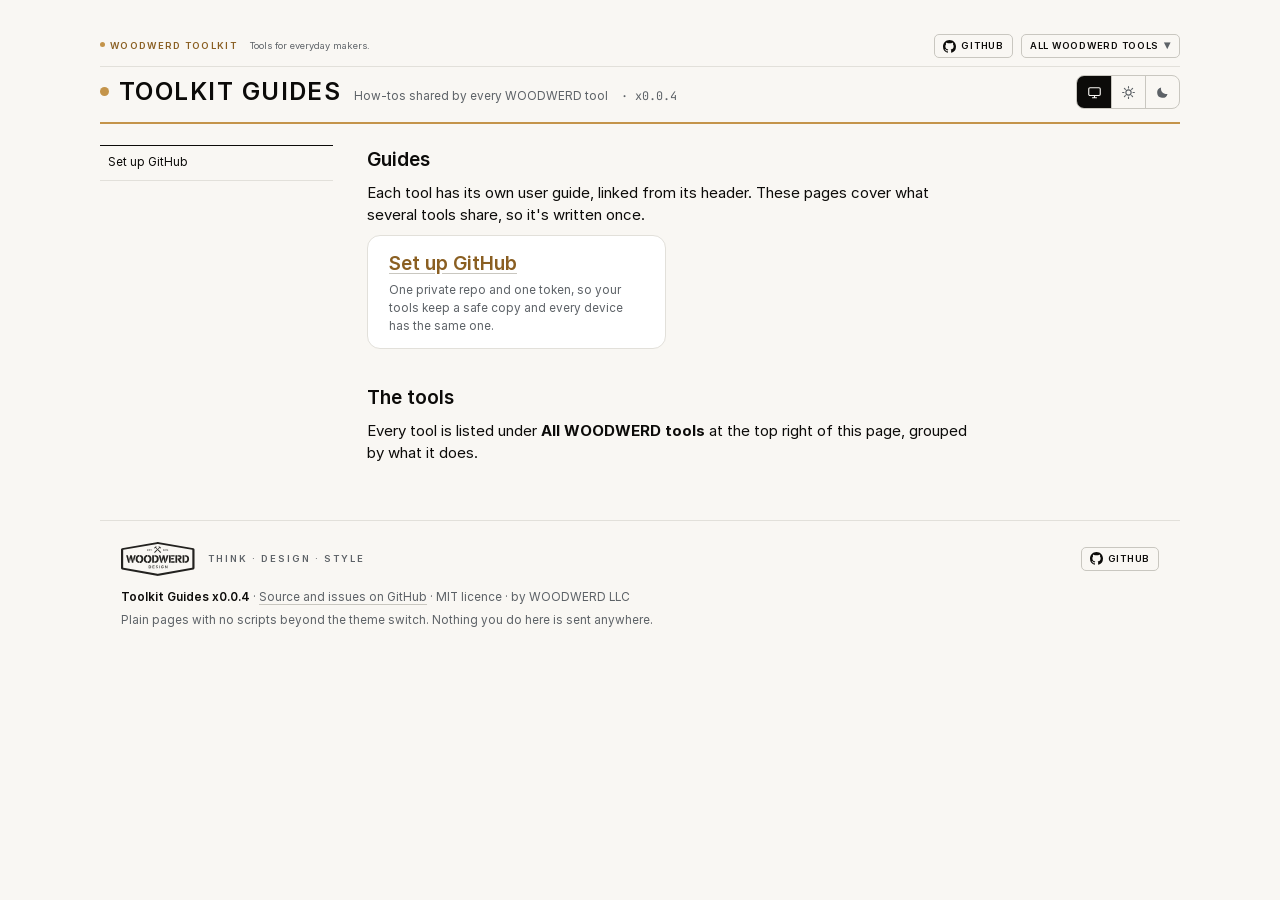
<file: index.html>
<!doctype html>
<html lang="en">
<head>
<meta charset="utf-8">
<meta name="viewport" content="width=device-width,initial-scale=1,viewport-fit=cover">
<title>WOODWERD Toolkit Guides</title>
<meta name="description" content="How-tos shared by every WOODWERD tool.">
<meta name="theme-color" content="#141311">
<link rel="icon" href="favicon.svg" type="image/svg+xml">
<link rel="icon" href="favicon-32.png" sizes="32x32" type="image/png">
<link rel="apple-touch-icon" href="apple-touch-icon.png">
<link rel="stylesheet" href="tokens.css">
<link rel="stylesheet" href="styles.css">
<script>try{var t=localStorage.getItem("woodwerd.theme");if(t==="light"||t==="dark")document.documentElement.dataset.theme=t}catch(e){}</script>
</head>
<body>
<div class="bench">
<nav class="family" aria-label="The WOODWERD Toolkit">
  <span class="lead">
    <span class="kit">WOODWERD Toolkit</span>
    <span class="pitch">Tools for everyday makers.</span>
  </span>
  <span class="kitactions"><a class="ghlink" href="https://github.com/WOODWERD" aria-label="WOODWERD on GitHub" title="WOODWERD on GitHub"><svg viewBox="0 0 16 16" width="13" height="13" fill="currentColor" aria-hidden="true"><path d="M8 0c4.42 0 8 3.58 8 8a8.013 8.013 0 0 1-5.45 7.59c-.4.08-.55-.17-.55-.38 0-.27.01-1.13.01-2.2 0-.75-.25-1.23-.54-1.48 1.78-.2 3.65-.88 3.65-3.95 0-.88-.31-1.59-.82-2.15.08-.2.36-1.02-.08-2.12 0 0-.67-.22-2.2.82-.64-.18-1.32-.27-2-.27-.68 0-1.36.09-2 .27-1.53-1.03-2.2-.82-2.2-.82-.44 1.1-.16 1.92-.08 2.12-.51.56-.82 1.28-.82 2.15 0 3.06 1.86 3.75 3.64 3.95-.23.2-.44.55-.51 1.07-.46.21-1.61.55-2.33-.66-.15-.24-.6-.83-1.23-.82-.67.01-.27.38.01.53.34.19.73.9.82 1.13.16.45.68 1.31 2.69.94 0 .67.01 1.3.01 1.49 0 .21-.15.45-.55.38A7.995 7.995 0 0 1 0 8c0-4.42 3.58-8 8-8Z"/></svg><span>GitHub</span></a>
<details class="alltools" id="toolkit">
    <summary>All WOODWERD tools</summary>
    <div class="toolmenu">
      <h2>Build <em>— the hardware</em></h2>
      <ul>
        <li><b><a href="https://woodwerd.github.io/cyd-case/">Ctrl Case</a></b><p>Printed housings and parts lists for the 2.8" board.</p></li>
      </ul>
      <h2>Load <em>— the bench</em></h2>
      <ul>
        <li><b><a href="https://woodwerd.github.io/esp-ctrl/">ESP Ctrl</a></b><p>Flash firmware and watch the serial log, in the browser.</p></li>
      </ul>
      <h2>Run <em>— what the board becomes</em></h2>
      <ul>
        <li><b><a href="https://woodwerd.github.io/cyd-flow-ctrl/">Flow Ctrl</a></b><p>Dictation remote for Wispr Flow.</p></li>
        <li><b><a href="https://woodwerd.github.io/cyd-media-ctrl/">Media Ctrl</a></b><p>Media remote for iPad, iPhone, Mac and Windows.</p></li>
        <li class="soon"><b>Claude Ctrl</b> <span class="tag">In progress</span><p>Push-to-talk remote for Claude's voice input.</p></li>
      </ul>
      <h2>Phone <em>— no board needed</em></h2>
      <ul>
        <li class="soon"><b>CtrlClock</b> <span class="tag">In progress</span><p>Nightstand clock for iPhone.</p></li>
      </ul>
      <h2>Print <em>— no board needed</em></h2>
      <ul>
        <li><b><a href="https://woodwerd.github.io/cable-ctrl/">Cable Ctrl</a></b><p>Fold-over cable flags for the Liene PixCut S1.</p></li>
        <li><b><a href="https://woodwerd.github.io/file-ctrl/">File Ctrl</a></b><p>Drawer labels for file cabinets.</p></li>
        <li><b><a href="https://woodwerd.github.io/box-ctrl/">Box Ctrl</a></b><p>Labels for tool boxes, sized to the box you own.</p></li>
      </ul>
      <h2>Track <em>— no board needed</em></h2>
      <ul>
        <li><b><a href="https://woodwerd.github.io/tool-ctrl/">Tool Ctrl</a></b><p>Every tool box you own, and what's in it.</p></li>
        <li><b><a href="https://woodwerd.github.io/stack-ctrl/">Stack Ctrl</a></b><p>Your Systainers, stacked to scale.</p></li>
        <li><b><a href="https://woodwerd.github.io/photo-ctrl/">Photo Ctrl</a></b><p>Photos of your tool boxes, read by your own Claude.</p></li>
        <li><b><a href="https://woodwerd.github.io/filament-ctrl/">Filament Ctrl</a></b><p>Filament on hand, and what's in the printer.</p></li>
        <li><b><a href="https://woodwerd.github.io/next-ctrl/">Next Ctrl</a></b><p>What to work on next, today and tomorrow.</p></li>
      </ul>
      <h2>Shared <em>— parts the other tools use</em></h2>
      <ul>
        <li><b><a href="https://woodwerd.github.io/icon-ctrl/">Icon Ctrl</a></b><p>Icons for tools, drawn to read on a label.</p></li>
      </ul>
    </div>
  </details></span>
</nav>

<header class="top">
  <div class="brand">
    <h1>Toolkit Guides</h1>
    <span class="by">How-tos shared by every WOODWERD tool</span>
    <span class="by mono">· x0.0.4</span>
  </div>
  <div class="leds">
    <span class="theme" role="group" aria-label="Colour theme">
  <button type="button" data-theme-set="auto" aria-pressed="true" title="Match my computer's setting" aria-label="Theme: match my computer's setting"><svg class="ic" viewBox="0 0 24 24" aria-hidden="true"><rect x="2.8" y="4.4" width="18.4" height="12.4" rx="2"/><path d="M8.8 20.4h6.4M12 16.8v3.6"/></svg></button><button type="button" data-theme-set="light" aria-pressed="false" title="Light" aria-label="Theme: light"><svg class="ic" viewBox="0 0 24 24" aria-hidden="true"><circle cx="12" cy="12" r="4.2"/><path d="M12 2.6v2.2M12 19.2v2.2M21.4 12h-2.2M4.8 12H2.6M18.6 5.4l-1.6 1.6M7 17l-1.6 1.6M18.6 18.6L17 17M7 7L5.4 5.4"/></svg></button><button type="button" data-theme-set="dark" aria-pressed="false" title="Dark" aria-label="Theme: dark"><svg class="ic solid" viewBox="0 0 24 24" aria-hidden="true"><path d="M20 14.2A8.4 8.4 0 0 1 9.8 4 8.4 8.4 0 1 0 20 14.2Z"/></svg></button>
</span>
  </div>
</header>

<div class="guide">
  <nav aria-label="Guides">
    <a href="github.html">Set up GitHub</a>
  </nav>
  <div>
    <section id="guides"><h2>Guides</h2>
      <p>Each tool has its own user guide, linked from its header. These pages cover what several tools share, so it's written once.</p>
      <ul class="cards">
        <li><a href="github.html">Set up GitHub</a><p>One private repo and one token, so your tools keep a safe copy and every device has the same one.</p></li>
      </ul>
    </section>
    <section id="tools"><h2>The tools</h2>
      <p>Every tool is listed under <b>All WOODWERD tools</b> at the top right of this page, grouped by what it does.</p>
    </section>
  </div>
</div>

<footer class="foot">
  <div class="maker">
    <a href="https://woodwerd.com" aria-label="WOODWERD Design"><svg class="wwmark" aria-hidden="true" viewBox="0 0 2349 1086" xmlns="http://www.w3.org/2000/svg" style="fill-rule:evenodd;clip-rule:evenodd;stroke-linejoin:round;stroke-miterlimit:2;"><g transform="matrix(1,0,0,1,-33.174494,-664.858781)"><g transform="matrix(4.166667,0,0,4.166667,-1351,-638)"><g transform="matrix(1.169252,0,0,1.169252,879.148868,378.020418)"><path d="M0,110.999C0,111.71 -0.768,112.684 -1.521,112.931L-224.492,152.966C-225.58,153.32 -227.895,153.32 -228.985,152.966L-451.954,112.931C-452.707,112.684 -453.476,111.71 -453.476,110.999L-453.476,-2.586C-453.476,-3.296 -452.707,-4.272 -451.954,-4.518L-228.986,-41.966C-228.442,-42.144 -227.601,-42.249 -226.738,-42.249C-225.874,-42.249 -225.034,-42.144 -224.491,-41.966L-1.521,-4.518C-0.768,-4.272 0,-3.296 0,-2.586L0,110.999ZM7.308,-15.68L-219.748,-54.935C-223.593,-56.191 -229.883,-56.191 -233.728,-54.935L-460.785,-15.68C-464.629,-14.426 -467.775,-10.432 -467.775,-6.804L-467.775,115.148C-467.775,118.775 -464.629,122.77 -460.785,124.023L-233.728,165.937C-229.883,167.19 -223.593,167.19 -219.748,165.937L7.308,124.023C11.152,122.77 14.297,118.775 14.297,115.148L14.297,-6.804C14.297,-10.432 11.152,-14.426 7.308,-15.68" style="fill-rule:nonzero;"/></g></g><g transform="matrix(4.166667,0,0,4.166667,-1351,-638)"><g transform="matrix(1.169252,0,0,1.169252,601.98989,387.017112)"><path d="M0,-27.108C1.397,-26.504 2.506,-24.811 3.767,-23.443C4.262,-22.908 4.744,-22.344 5.257,-21.783C6.297,-20.641 7.337,-19.6 8.441,-18.496C9.837,-17.098 11.177,-15.968 12.585,-14.694C12.708,-14.584 12.843,-14.467 12.995,-14.352C13.161,-14.227 13.307,-14.02 13.406,-13.974C13.537,-13.917 13.536,-14.016 13.682,-14.01C18.203,-10.244 22.764,-5.178 27.346,-0.997C28.112,-0.296 28.839,0.47 29.622,1.11C30.149,1.54 30.715,1.962 31.319,2.564C31.522,2.769 31.781,2.963 31.882,3.129C32.03,3.375 31.884,4.239 31.761,4.517C31.551,4.998 30.804,5.655 30.307,6.075C29.741,6.554 29.185,7.028 28.732,7.206C28.433,7.322 27.857,7.383 27.618,7.257C27.281,7.078 26.862,6.585 26.522,6.195C25.534,5.058 24.382,3.977 23.287,2.821C20.443,-0.182 17.358,-3.107 14.383,-6.082C13.626,-6.84 12.852,-7.581 12.159,-8.341C11.467,-9.095 10.886,-9.894 10.224,-10.585C10.171,-10.719 10.378,-10.661 10.376,-10.774C9.237,-11.761 8.325,-13.036 7.225,-14.197C5.075,-16.472 2.774,-18.921 0.378,-21.013C-0.476,-21.755 -1.42,-22.462 -2.175,-23.358C-2.407,-23.635 -2.595,-24.04 -2.824,-24.215C-2.972,-24.326 -3.414,-24.361 -3.63,-24.472C-3.837,-24.577 -4.09,-24.856 -4.349,-25.054C-4.543,-25.202 -4.783,-25.295 -4.966,-25.429C-5.195,-25.601 -5.341,-25.794 -5.581,-25.875C-5.822,-25.955 -6.157,-25.888 -6.456,-25.824C-6.946,-25.718 -7.434,-25.532 -7.893,-24.933C-8.129,-24.627 -8.129,-24.354 -8.27,-24.111C-8.416,-23.767 -8.274,-23.546 -8.457,-23.238C-8.6,-23.001 -8.929,-22.733 -9.229,-22.434C-9.54,-22.122 -9.849,-21.751 -10.066,-21.663C-10.696,-21.41 -11.881,-22.332 -12.585,-23.152C-12.894,-23.514 -13.341,-24.357 -13.219,-24.711C-13.119,-24.998 -12.783,-25.25 -12.516,-25.515C-12.249,-25.785 -11.973,-26.136 -11.711,-26.32C-11.261,-26.636 -10.697,-26.562 -10.326,-26.818C-9.721,-27.232 -9.336,-27.914 -9.211,-28.374C-9.114,-28.741 -9.208,-29.164 -9.056,-29.522C-8.922,-29.844 -8.561,-30.147 -8.306,-30.447C-6.947,-32.023 -5.242,-33.601 -3.834,-33.991C-2.027,-34.491 -0.181,-34.473 1.609,-34.265C2.187,-34.199 2.81,-34.056 3.425,-33.957C3.853,-33.887 4.326,-33.736 4.795,-33.614C4.953,-33.573 5.107,-33.57 5.24,-33.511C5.546,-33.379 5.839,-33.118 6.094,-32.929C6.128,-32.904 6.15,-32.91 6.18,-32.879C6.357,-32.694 5.962,-32.539 5.874,-32.502C5.458,-32.33 4.751,-32.419 4.349,-32.416C2.867,-32.401 1.739,-32.498 0.273,-32.244C-0.037,-32.19 -0.383,-32.063 -0.737,-31.885C-1.124,-31.691 -1.552,-31.468 -1.746,-31.183C-1.878,-30.99 -1.878,-30.568 -1.799,-30.378C-1.686,-30.121 -1.306,-29.767 -1.096,-29.504C-0.844,-29.193 -0.603,-28.856 -0.395,-28.598C-0.24,-28.407 -0.024,-28.295 0.052,-28.084C0.175,-27.74 -0.191,-27.507 0,-27.108" style="fill-rule:nonzero;"/></g></g><g transform="matrix(4.166667,0,0,4.166667,-1351,-638)"><g transform="matrix(1.169252,0,0,1.169252,623.860287,387.017112)"><path d="M0,-27.108C-1.398,-26.504 -2.505,-24.811 -3.768,-23.443C-4.263,-22.908 -4.743,-22.344 -5.256,-21.783C-6.298,-20.641 -7.337,-19.6 -8.442,-18.496C-9.839,-17.098 -11.177,-15.968 -12.585,-14.694C-12.708,-14.584 -12.842,-14.467 -12.998,-14.352C-13.161,-14.227 -13.309,-14.02 -13.407,-13.974C-13.536,-13.917 -13.535,-14.016 -13.682,-14.01C-18.201,-10.244 -22.764,-5.178 -27.346,-0.997C-28.112,-0.296 -28.84,0.47 -29.622,1.11C-30.15,1.54 -30.714,1.962 -31.317,2.564C-31.523,2.769 -31.784,2.963 -31.882,3.129C-32.03,3.375 -31.884,4.239 -31.762,4.517C-31.553,4.998 -30.805,5.655 -30.308,6.075C-29.739,6.554 -29.186,7.028 -28.733,7.206C-28.434,7.322 -27.858,7.383 -27.619,7.257C-27.282,7.078 -26.863,6.585 -26.523,6.195C-25.535,5.058 -24.381,3.977 -23.286,2.821C-20.446,-0.182 -17.36,-3.107 -14.382,-6.082C-13.624,-6.84 -12.854,-7.581 -12.158,-8.341C-11.465,-9.095 -10.885,-9.894 -10.224,-10.585C-10.171,-10.719 -10.378,-10.661 -10.377,-10.774C-9.239,-11.761 -8.324,-13.036 -7.226,-14.197C-5.075,-16.472 -2.775,-18.921 -0.378,-21.013C0.475,-21.755 1.42,-22.462 2.175,-23.358C2.408,-23.635 2.596,-24.04 2.825,-24.215C2.973,-24.326 3.414,-24.361 3.629,-24.472C3.839,-24.577 4.088,-24.856 4.349,-25.054C4.544,-25.202 4.782,-25.295 4.967,-25.429C5.194,-25.601 5.34,-25.794 5.58,-25.875C5.82,-25.955 6.155,-25.888 6.453,-25.824C6.945,-25.718 7.434,-25.532 7.893,-24.933C8.127,-24.627 8.13,-24.354 8.269,-24.111C8.415,-23.767 8.274,-23.546 8.459,-23.238C8.602,-23.001 8.929,-22.733 9.227,-22.434C9.541,-22.122 9.85,-21.751 10.066,-21.663C10.695,-21.41 11.882,-22.332 12.585,-23.152C12.896,-23.514 13.341,-24.357 13.218,-24.711C13.12,-24.998 12.784,-25.25 12.516,-25.515C12.246,-25.785 11.974,-26.136 11.712,-26.32C11.261,-26.636 10.695,-26.562 10.324,-26.818C9.72,-27.232 9.335,-27.914 9.212,-28.374C9.115,-28.741 9.207,-29.164 9.056,-29.522C8.923,-29.844 8.561,-30.147 8.305,-30.447C6.947,-32.023 5.241,-33.601 3.835,-33.991C2.024,-34.491 0.182,-34.473 -1.61,-34.265C-2.188,-34.199 -2.812,-34.056 -3.425,-33.957C-3.853,-33.887 -4.327,-33.736 -4.795,-33.614C-4.953,-33.573 -5.108,-33.57 -5.24,-33.511C-5.547,-33.379 -5.839,-33.118 -6.098,-32.929C-6.129,-32.904 -6.151,-32.91 -6.182,-32.879C-6.358,-32.694 -5.963,-32.539 -5.874,-32.502C-5.458,-32.33 -4.751,-32.419 -4.35,-32.416C-2.867,-32.401 -1.738,-32.498 -0.273,-32.244C0.037,-32.19 0.381,-32.063 0.734,-31.885C1.121,-31.691 1.553,-31.468 1.745,-31.183C1.877,-30.99 1.88,-30.568 1.799,-30.378C1.685,-30.121 1.306,-29.767 1.095,-29.504C0.844,-29.193 0.603,-28.856 0.394,-28.598C0.239,-28.407 0.025,-28.295 -0.053,-28.084C-0.176,-27.74 0.19,-27.507 0,-27.108" style="fill-rule:nonzero;"/></g></g><g transform="matrix(4.166667,0,0,4.166667,-1351,-638)"><g transform="matrix(1.169252,0,0,1.169252,399.149757,413.416724)"><path d="M0,49.951L-12.207,-0.001L-23.665,-0.001L-10.259,49.951L0,49.951ZM24.564,49.951L13.63,-0.001L2.846,-0.001L-3.07,25.238L1.423,44.034L7.414,18.872L14.304,49.951L24.564,49.951ZM22.093,25.238L26.287,44.558L39.992,-0.001L28.833,-0.001L22.093,25.238ZM62.458,41.114C54.819,40.439 51.15,35.272 51.15,25.238C51.15,14.753 54.819,9.36 62.458,8.761L62.458,-1.199C57.74,-1.274 53.921,-0.375 50.326,1.647C43.062,5.615 38.643,14.453 38.643,25.012C38.643,34.299 42.164,42.462 48.229,47.03C52.198,50.026 56.092,51.149 62.458,51.225L62.458,41.114ZM65.379,51.225C71.146,51.149 74.964,50.1 78.635,47.629C85.225,43.21 89.119,34.748 89.119,24.938C89.119,14.977 85.225,6.513 78.635,2.321C74.964,-0.001 70.622,-1.199 65.379,-1.199L65.379,8.761C72.868,9.285 76.612,14.603 76.612,24.862C76.612,35.047 72.644,40.814 65.379,41.114L65.379,51.225ZM115.855,41.114C108.216,40.439 104.546,35.272 104.546,25.238C104.546,14.753 108.216,9.36 115.855,8.761L115.855,-1.199C111.137,-1.274 107.317,-0.375 103.723,1.647C96.458,5.615 92.04,14.453 92.04,25.012C92.04,34.299 95.559,42.462 101.626,47.03C105.595,50.026 109.489,51.149 115.855,51.225L115.855,41.114ZM118.776,51.225C124.542,51.149 128.362,50.1 132.031,47.629C138.622,43.21 142.516,34.748 142.516,24.938C142.516,14.977 138.622,6.513 132.031,2.321C128.362,-0.001 124.019,-1.199 118.776,-1.199L118.776,8.761C126.265,9.285 130.009,14.603 130.009,24.862C130.009,35.047 126.04,40.814 118.776,41.114L118.776,51.225ZM158.617,-0.001L147.233,-0.001L147.233,49.951L158.617,49.951L158.617,-0.001ZM161.538,49.951L163.784,49.951C171.499,49.951 175.467,49.126 179.436,46.656C186.027,42.612 190.071,34.299 190.071,24.788C190.071,18.946 188.498,13.255 185.578,8.986C182.356,4.193 178.088,1.497 171.948,0.448C169.326,-0.001 169.101,-0.001 163.335,-0.001L161.538,-0.001L161.538,9.36L163.559,9.36C173.52,9.36 177.639,13.854 177.639,24.862C177.639,30.179 176.366,34.748 174.044,37.369C171.948,39.766 169.176,40.664 163.634,40.664L161.538,40.664L161.538,49.951ZM213.961,49.951L201.755,-0.001L190.295,-0.001L203.702,49.951L213.961,49.951ZM238.526,49.951L227.592,-0.001L216.808,-0.001L210.891,25.238L215.384,44.034L221.375,18.872L228.266,49.951L238.526,49.951ZM236.054,25.238L240.249,44.558L253.954,-0.001L242.794,-0.001L236.054,25.238ZM268.705,-0.001L257.322,-0.001L257.322,49.951L268.705,49.951L268.705,-0.001ZM294.393,40.589L271.626,40.589L271.626,49.951L294.393,49.951L294.393,40.589ZM288.402,19.32L271.627,19.32L271.627,28.308L288.402,28.308L288.402,19.32ZM294.169,-0.001L271.626,-0.001L271.626,9.36L294.169,9.36L294.169,-0.001ZM310.944,-0.001L299.561,-0.001L299.561,49.951L310.944,49.951L310.944,-0.001ZM343.221,49.951L326.522,29.057C335.059,28.083 340.001,22.841 340.001,14.828C340.001,8.686 337.231,3.818 332.363,1.572C329.592,0.298 326.746,-0.001 318.36,-0.001L313.865,-0.001L313.865,9.435L319.033,9.435C322.402,9.435 323.975,9.66 325.473,10.259C327.569,11.158 328.768,13.105 328.768,15.576C328.768,18.123 327.421,20.145 325.023,21.193C323.526,21.793 321.878,22.017 318.134,22.017L313.865,22.017L313.865,29.057L328.468,49.951L343.221,49.951ZM357.901,-0.001L346.517,-0.001L346.517,49.951L357.901,49.951L357.901,-0.001ZM360.821,49.951L363.069,49.951C370.782,49.951 374.749,49.126 378.72,46.656C385.31,42.612 389.356,34.299 389.356,24.788C389.356,18.946 387.783,13.255 384.861,8.986C381.641,4.193 377.371,1.497 371.232,0.448C368.611,-0.001 368.386,-0.001 362.619,-0.001L360.821,-0.001L360.821,9.36L362.844,9.36C372.803,9.36 376.922,13.854 376.922,24.862C376.922,30.179 375.649,34.748 373.328,37.369C371.232,39.766 368.46,40.664 362.918,40.664L360.821,40.664L360.821,49.951Z" style="fill-rule:nonzero;"/></g></g><g transform="matrix(4.166667,0,0,4.166667,-1351,-638)"><g transform="matrix(1.169252,0,0,1.169252,-101.248598,-157.0458)"><path d="M544.758,449.661L542.543,449.661L542.543,459.382L544.758,459.382L544.758,449.661ZM549.756,457.56L545.326,457.56L545.326,459.382L549.756,459.382L549.756,457.56ZM548.591,453.421L545.326,453.421L545.326,455.17L548.591,455.17L548.591,453.421ZM549.712,449.661L545.326,449.661L545.326,451.483L549.712,451.483L549.712,449.661ZM556.431,459.629L556.431,457.763C555.236,457.719 554.769,457.283 554.682,456.16L552.438,456.248C552.453,457.006 552.627,457.603 552.963,458.142C553.545,459.046 554.828,459.629 556.271,459.629L556.431,459.629ZM556.985,459.629C559.288,459.629 560.745,458.39 560.745,456.452C560.745,455.578 560.454,454.893 559.856,454.397C559.346,453.96 558.544,453.669 556.97,453.304C555.717,453.012 555.63,452.984 555.353,452.78C555.178,452.648 555.061,452.401 555.061,452.138C555.061,451.584 555.557,451.249 556.431,451.206L556.431,449.413C554.216,449.399 552.817,450.55 552.817,452.372C552.817,453.392 553.24,454.149 554.07,454.631C554.624,454.966 554.974,455.082 556.358,455.388C557.393,455.621 557.743,455.738 558.034,455.913C558.311,456.073 558.5,456.408 558.5,456.743C558.5,457.414 557.99,457.749 556.985,457.763L556.985,459.629ZM560.643,452.547C560.454,450.506 559.258,449.486 556.985,449.413L556.985,451.206C557.917,451.249 558.369,451.716 558.428,452.692L560.643,452.547ZM568.731,459.381L568.731,451.555L571.66,451.555L571.66,449.661L563.645,449.661L563.645,451.555L566.516,451.555L566.516,459.381L568.731,459.381ZM572.521,459.381L574.604,459.381L574.604,457.312L572.521,457.312L572.521,459.381ZM646.009,459.381L652.552,459.381L652.552,457.617L646.009,457.617L646.009,459.381ZM649.622,451.555C650.249,451.555 650.585,451.92 650.585,452.59C650.585,453.202 650.337,453.77 649.783,454.441C649.316,455.009 649.229,455.096 648.062,456.059C646.927,456.991 646.927,456.991 646.796,457.108L649.434,457.108C651.619,455.403 652.566,454.004 652.566,452.473C652.566,450.841 651.386,449.719 649.622,449.69L649.622,451.555ZM649.098,449.69C647.218,449.792 646.096,450.972 646.096,452.838C646.096,452.984 646.096,453.071 646.11,453.275L648.077,453.377L648.077,453.246C648.049,452.066 648.311,451.628 649.098,451.541L649.098,449.69ZM658.498,457.778C657.405,457.735 657.026,456.947 657.026,454.733C657.026,452.415 657.42,451.511 658.498,451.409L658.498,449.69C657.682,449.719 657.216,449.836 656.734,450.185C655.568,451.002 655.016,452.488 655.016,454.776C655.016,456.729 655.466,458.07 656.399,458.843C656.953,459.308 657.521,459.484 658.498,459.484L658.498,457.778ZM659.022,459.484C659.839,459.484 660.378,459.352 660.873,459.031C661.951,458.318 662.491,456.86 662.491,454.718C662.491,453.464 662.301,452.357 661.98,451.672C661.587,450.826 660.961,450.185 660.246,449.894C659.882,449.748 659.576,449.69 659.022,449.69L659.022,451.409C660.058,451.483 660.495,452.415 660.495,454.587C660.495,456.933 660.144,457.706 659.022,457.778L659.022,459.484ZM665.23,449.88L665.23,451.847L666.834,451.847L666.834,449.85L665.23,449.88ZM667.358,449.85L667.358,459.381L669.429,459.381L669.429,449.806L667.358,449.85ZM677.065,459.381L679.002,459.381L679.002,457.486L680.301,457.486L680.301,455.797L679.002,455.797L679.002,450.885L677.065,453.523L677.065,459.381ZM676.54,455.797L674.747,455.797L679.148,449.806L677.094,449.806L672.852,455.635L672.852,457.486L676.54,457.486L676.54,455.797Z" style="fill-rule:nonzero;"/></g></g><g transform="matrix(4.166667,0,0,4.166667,-1351,-638)"><g transform="matrix(1.650947,0,0,1.650947,548.463002,510.573781)"><path d="M0,-8.593L0,0L2.491,0C5.145,0 6.877,-1.787 6.877,-4.26L6.877,-4.297C6.877,-6.77 5.145,-8.593 2.491,-8.593L0,-8.593ZM-2.22,-10.614L2.491,-10.614C6.462,-10.614 9.206,-7.889 9.206,-4.333L9.206,-4.297C9.206,-0.74 6.462,2.021 2.491,2.021L-2.22,2.021L-2.22,-10.614Z" style="fill-rule:nonzero;"/></g></g><g transform="matrix(4.166667,0,0,4.166667,-1351,-638)"><g transform="matrix(1.650947,0,0,1.650947,574.060772,513.91117)"><path d="M0,-12.636L9.369,-12.636L9.369,-10.651L2.22,-10.651L2.22,-7.365L8.556,-7.365L8.556,-5.38L2.22,-5.38L2.22,-1.986L9.459,-1.986L9.459,0L0,0L0,-12.636Z" style="fill-rule:nonzero;"/></g></g><g transform="matrix(4.166667,0,0,4.166667,-1351,-638)"><g transform="matrix(1.650947,0,0,1.650947,598.586251,496.089857)"><path d="M0,8.953L1.335,7.365C2.545,8.411 3.772,9.007 5.325,9.007C6.697,9.007 7.563,8.357 7.563,7.419L7.563,7.383C7.563,6.48 7.058,5.993 4.711,5.451C2.021,4.801 0.505,4.007 0.505,1.679L0.505,1.642C0.505,-0.524 2.311,-2.022 4.819,-2.022C6.661,-2.022 8.123,-1.463 9.404,-0.434L8.213,1.245C7.076,0.397 5.938,-0.054 4.783,-0.054C3.484,-0.054 2.726,0.614 2.726,1.444L2.726,1.48C2.726,2.454 3.303,2.888 5.74,3.466C8.412,4.116 9.784,5.072 9.784,7.166L9.784,7.202C9.784,9.567 7.924,10.975 5.271,10.975C3.339,10.975 1.516,10.307 0,8.953" style="fill-rule:nonzero;"/></g></g><g transform="matrix(4.166667,0,0,4.166667,-1351,-638)"><g transform="matrix(1.650947,0,0,1.650947,-300.641369,-64.635828)"><rect x="560.81" y="337.797" width="2.22" height="12.636"/></g></g><g transform="matrix(4.166667,0,0,4.166667,-1351,-638)"><g transform="matrix(1.650947,0,0,1.650947,639.499691,503.421053)"><path d="M0,0.072L0,0.036C0,-3.502 2.708,-6.499 6.517,-6.499C8.719,-6.499 10.073,-5.885 11.372,-4.784L9.964,-3.105C8.99,-3.935 8.033,-4.459 6.426,-4.459C4.098,-4.459 2.329,-2.419 2.329,-0L2.329,0.036C2.329,2.635 4.043,4.549 6.625,4.549C7.816,4.549 8.899,4.17 9.675,3.592L9.675,1.227L6.444,1.227L6.444,-0.704L11.824,-0.704L11.824,4.603C10.578,5.668 8.791,6.571 6.553,6.571C2.6,6.571 0,3.754 0,0.072" style="fill-rule:nonzero;"/></g></g><g transform="matrix(4.166667,0,0,4.166667,-1351,-638)"><g transform="matrix(1.650947,0,0,1.650947,669.746363,513.91117)"><path d="M0,-12.636L2.058,-12.636L8.827,-3.899L8.827,-12.636L11.011,-12.636L11.011,0L9.152,0L2.184,-8.99L2.184,0L0,0L0,-12.636Z" style="fill-rule:nonzero;"/></g></g></g></svg></a>
    <span class="tagline">Think · Design · Style</span><a class="ghlink" href="https://github.com/WOODWERD" aria-label="WOODWERD on GitHub" title="WOODWERD on GitHub"><svg viewBox="0 0 16 16" width="13" height="13" fill="currentColor" aria-hidden="true"><path d="M8 0c4.42 0 8 3.58 8 8a8.013 8.013 0 0 1-5.45 7.59c-.4.08-.55-.17-.55-.38 0-.27.01-1.13.01-2.2 0-.75-.25-1.23-.54-1.48 1.78-.2 3.65-.88 3.65-3.95 0-.88-.31-1.59-.82-2.15.08-.2.36-1.02-.08-2.12 0 0-.67-.22-2.2.82-.64-.18-1.32-.27-2-.27-.68 0-1.36.09-2 .27-1.53-1.03-2.2-.82-2.2-.82-.44 1.1-.16 1.92-.08 2.12-.51.56-.82 1.28-.82 2.15 0 3.06 1.86 3.75 3.64 3.95-.23.2-.44.55-.51 1.07-.46.21-1.61.55-2.33-.66-.15-.24-.6-.83-1.23-.82-.67.01-.27.38.01.53.34.19.73.9.82 1.13.16.45.68 1.31 2.69.94 0 .67.01 1.3.01 1.49 0 .21-.15.45-.55.38A7.995 7.995 0 0 1 0 8c0-4.42 3.58-8 8-8Z"/></svg><span>GitHub</span></a>
  </div>
  <p><b>Toolkit Guides x0.0.4</b> · <a href="https://github.com/WOODWERD/WOODWERD.github.io">Source and issues on GitHub</a> · MIT licence · by WOODWERD LLC</p>
  <p>Plain pages with no scripts beyond the theme switch. Nothing you do here is sent anywhere.</p>
</footer>
</div>
<script src="chrome.js"></script>
</body>
</html>
</file>
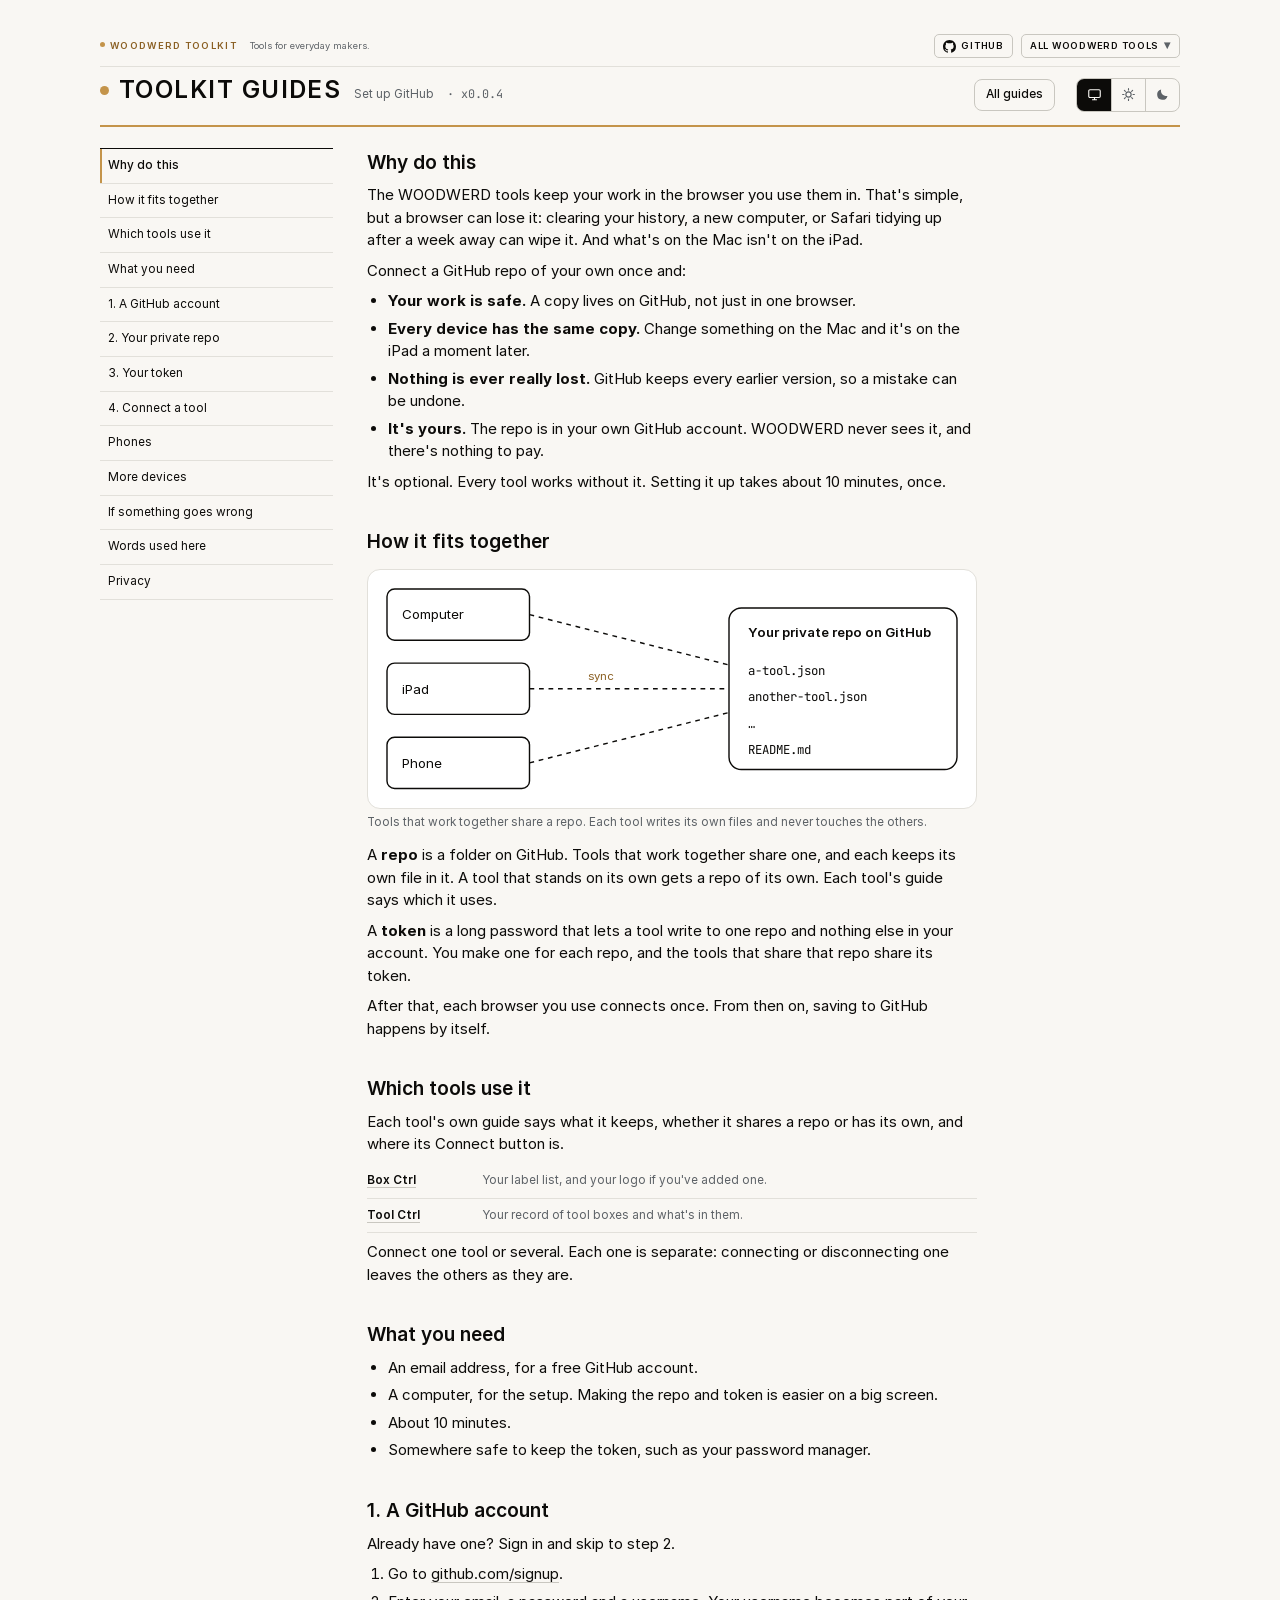
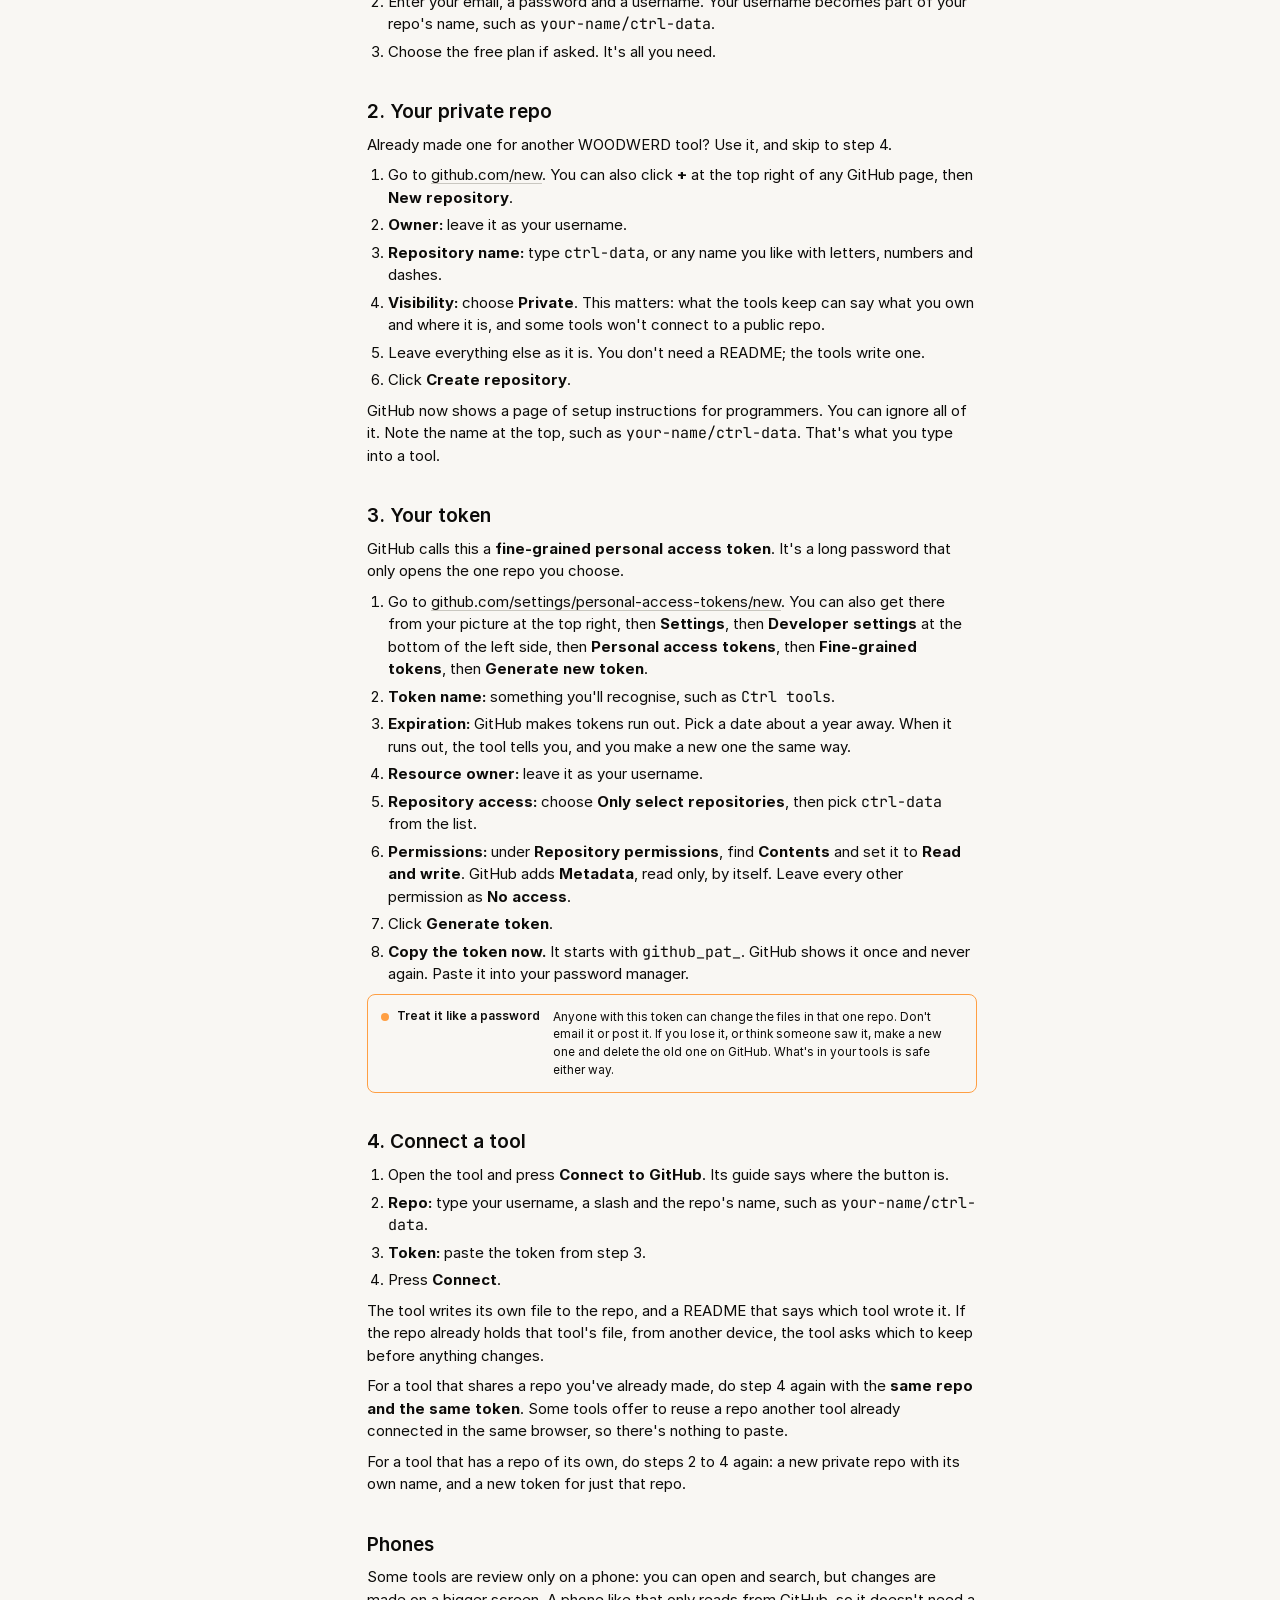
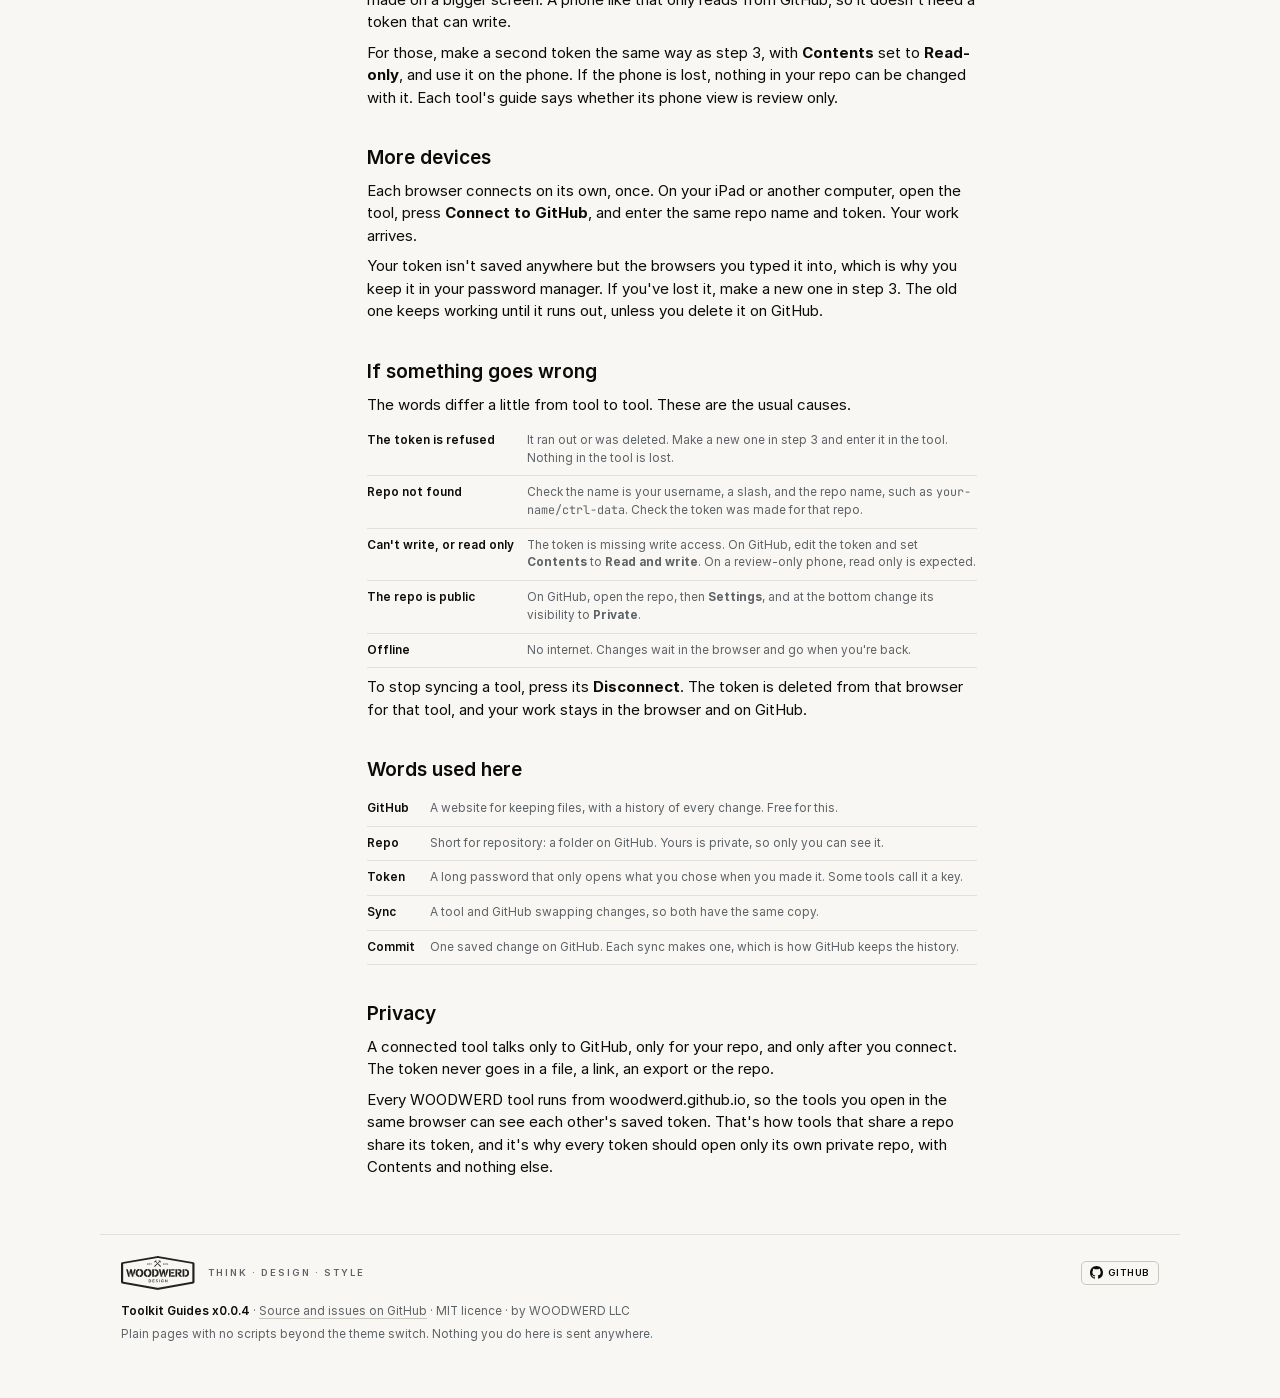
<file: github.html>
<!doctype html>
<html lang="en">
<head>
<meta charset="utf-8">
<meta name="viewport" content="width=device-width,initial-scale=1,viewport-fit=cover">
<title>Set up GitHub · WOODWERD Toolkit Guides</title>
<meta name="description" content="Step by step: one private GitHub repo and one token for the WOODWERD tools, even if you've never used GitHub.">
<meta name="theme-color" content="#141311">
<link rel="icon" href="favicon.svg" type="image/svg+xml">
<link rel="icon" href="favicon-32.png" sizes="32x32" type="image/png">
<link rel="apple-touch-icon" href="apple-touch-icon.png">
<link rel="stylesheet" href="tokens.css">
<link rel="stylesheet" href="styles.css">
<script>try{var t=localStorage.getItem("woodwerd.theme");if(t==="light"||t==="dark")document.documentElement.dataset.theme=t}catch(e){}</script>
</head>
<body>
<div class="bench">
<nav class="family" aria-label="The WOODWERD Toolkit">
  <span class="lead">
    <span class="kit">WOODWERD Toolkit</span>
    <span class="pitch">Tools for everyday makers.</span>
  </span>
  <span class="kitactions"><a class="ghlink" href="https://github.com/WOODWERD" aria-label="WOODWERD on GitHub" title="WOODWERD on GitHub"><svg viewBox="0 0 16 16" width="13" height="13" fill="currentColor" aria-hidden="true"><path d="M8 0c4.42 0 8 3.58 8 8a8.013 8.013 0 0 1-5.45 7.59c-.4.08-.55-.17-.55-.38 0-.27.01-1.13.01-2.2 0-.75-.25-1.23-.54-1.48 1.78-.2 3.65-.88 3.65-3.95 0-.88-.31-1.59-.82-2.15.08-.2.36-1.02-.08-2.12 0 0-.67-.22-2.2.82-.64-.18-1.32-.27-2-.27-.68 0-1.36.09-2 .27-1.53-1.03-2.2-.82-2.2-.82-.44 1.1-.16 1.92-.08 2.12-.51.56-.82 1.28-.82 2.15 0 3.06 1.86 3.75 3.64 3.95-.23.2-.44.55-.51 1.07-.46.21-1.61.55-2.33-.66-.15-.24-.6-.83-1.23-.82-.67.01-.27.38.01.53.34.19.73.9.82 1.13.16.45.68 1.31 2.69.94 0 .67.01 1.3.01 1.49 0 .21-.15.45-.55.38A7.995 7.995 0 0 1 0 8c0-4.42 3.58-8 8-8Z"/></svg><span>GitHub</span></a>
<details class="alltools" id="toolkit">
    <summary>All WOODWERD tools</summary>
    <div class="toolmenu">
      <h2>Build <em>— the hardware</em></h2>
      <ul>
        <li><b><a href="https://woodwerd.github.io/cyd-case/">Ctrl Case</a></b><p>Printed housings and parts lists for the 2.8" board.</p></li>
      </ul>
      <h2>Load <em>— the bench</em></h2>
      <ul>
        <li><b><a href="https://woodwerd.github.io/esp-ctrl/">ESP Ctrl</a></b><p>Flash firmware and watch the serial log, in the browser.</p></li>
      </ul>
      <h2>Run <em>— what the board becomes</em></h2>
      <ul>
        <li><b><a href="https://woodwerd.github.io/cyd-flow-ctrl/">Flow Ctrl</a></b><p>Dictation remote for Wispr Flow.</p></li>
        <li><b><a href="https://woodwerd.github.io/cyd-media-ctrl/">Media Ctrl</a></b><p>Media remote for iPad, iPhone, Mac and Windows.</p></li>
        <li class="soon"><b>Claude Ctrl</b> <span class="tag">In progress</span><p>Push-to-talk remote for Claude's voice input.</p></li>
      </ul>
      <h2>Phone <em>— no board needed</em></h2>
      <ul>
        <li class="soon"><b>CtrlClock</b> <span class="tag">In progress</span><p>Nightstand clock for iPhone.</p></li>
      </ul>
      <h2>Print <em>— no board needed</em></h2>
      <ul>
        <li><b><a href="https://woodwerd.github.io/cable-ctrl/">Cable Ctrl</a></b><p>Fold-over cable flags for the Liene PixCut S1.</p></li>
        <li><b><a href="https://woodwerd.github.io/file-ctrl/">File Ctrl</a></b><p>Drawer labels for file cabinets.</p></li>
        <li><b><a href="https://woodwerd.github.io/box-ctrl/">Box Ctrl</a></b><p>Labels for tool boxes, sized to the box you own.</p></li>
      </ul>
      <h2>Track <em>— no board needed</em></h2>
      <ul>
        <li><b><a href="https://woodwerd.github.io/tool-ctrl/">Tool Ctrl</a></b><p>Every tool box you own, and what's in it.</p></li>
        <li><b><a href="https://woodwerd.github.io/stack-ctrl/">Stack Ctrl</a></b><p>Your Systainers, stacked to scale.</p></li>
        <li><b><a href="https://woodwerd.github.io/photo-ctrl/">Photo Ctrl</a></b><p>Photos of your tool boxes, read by your own Claude.</p></li>
        <li><b><a href="https://woodwerd.github.io/filament-ctrl/">Filament Ctrl</a></b><p>Filament on hand, and what's in the printer.</p></li>
        <li><b><a href="https://woodwerd.github.io/next-ctrl/">Next Ctrl</a></b><p>What to work on next, today and tomorrow.</p></li>
      </ul>
      <h2>Shared <em>— parts the other tools use</em></h2>
      <ul>
        <li><b><a href="https://woodwerd.github.io/icon-ctrl/">Icon Ctrl</a></b><p>Icons for tools, drawn to read on a label.</p></li>
      </ul>
    </div>
  </details></span>
</nav>

<header class="top">
  <div class="brand">
    <h1>Toolkit Guides</h1>
    <span class="by">Set up GitHub</span>
    <span class="by mono">· x0.0.4</span>
  </div>
  <div class="leds">
    <a href="./" class="guidelink">All guides</a>
    <span class="theme" role="group" aria-label="Colour theme">
  <button type="button" data-theme-set="auto" aria-pressed="true" title="Match my computer's setting" aria-label="Theme: match my computer's setting"><svg class="ic" viewBox="0 0 24 24" aria-hidden="true"><rect x="2.8" y="4.4" width="18.4" height="12.4" rx="2"/><path d="M8.8 20.4h6.4M12 16.8v3.6"/></svg></button><button type="button" data-theme-set="light" aria-pressed="false" title="Light" aria-label="Theme: light"><svg class="ic" viewBox="0 0 24 24" aria-hidden="true"><circle cx="12" cy="12" r="4.2"/><path d="M12 2.6v2.2M12 19.2v2.2M21.4 12h-2.2M4.8 12H2.6M18.6 5.4l-1.6 1.6M7 17l-1.6 1.6M18.6 18.6L17 17M7 7L5.4 5.4"/></svg></button><button type="button" data-theme-set="dark" aria-pressed="false" title="Dark" aria-label="Theme: dark"><svg class="ic solid" viewBox="0 0 24 24" aria-hidden="true"><path d="M20 14.2A8.4 8.4 0 0 1 9.8 4 8.4 8.4 0 1 0 20 14.2Z"/></svg></button>
</span>
  </div>
</header>

<div class="guide">
  <nav aria-label="Setup steps">
    <a href="#why">Why do this</a>
    <a href="#how">How it fits together</a>
    <a href="#tools">Which tools use it</a>
    <a href="#need">What you need</a>
    <a href="#account">1. A GitHub account</a>
    <a href="#repo">2. Your private repo</a>
    <a href="#token">3. Your token</a>
    <a href="#connect">4. Connect a tool</a>
    <a href="#phone">Phones</a>
    <a href="#more">More devices</a>
    <a href="#fix">If something goes wrong</a>
    <a href="#words">Words used here</a>
    <a href="#privacy">Privacy</a>
  </nav>
  <div>
    <section id="why"><h2>Why do this</h2>
      <p>The WOODWERD tools keep your work in the browser you use them in. That's simple, but a browser can lose it: clearing your history, a new computer, or Safari tidying up after a week away can wipe it. And what's on the Mac isn't on the iPad.</p>
      <p>Connect a GitHub repo of your own once and:</p>
      <ul class="plain">
        <li><b>Your work is safe.</b> A copy lives on GitHub, not just in one browser.</li>
        <li><b>Every device has the same copy.</b> Change something on the Mac and it's on the iPad a moment later.</li>
        <li><b>Nothing is ever really lost.</b> GitHub keeps every earlier version, so a mistake can be undone.</li>
        <li><b>It's yours.</b> The repo is in your own GitHub account. WOODWERD never sees it, and there's nothing to pay.</li>
      </ul>
      <p>It's optional. Every tool works without it. Setting it up takes about 10 minutes, once.</p>
    </section>

    <section id="how"><h2>How it fits together</h2>
      <figure class="fig">
        <svg viewBox="0 0 640 250" role="img" aria-label="Your computer, iPad and phone each sync with a private repo on GitHub, which holds a file for each tool connected to it, and a README.">
          <g fill="none" stroke="currentColor" stroke-width="1.5">
            <rect x="20" y="20" width="150" height="54" rx="8"/><rect x="20" y="98" width="150" height="54" rx="8"/><rect x="20" y="176" width="150" height="54" rx="8"/>
            <rect x="380" y="40" width="240" height="170" rx="13"/>
            <path d="M170 47 L380 100 M170 125 L380 125 M170 203 L380 150" stroke-dasharray="5 5"/>
          </g>
          <g fill="currentColor" font-family="Inter, Arial, sans-serif" font-size="14">
            <text x="36" y="52">Computer</text><text x="36" y="130">iPad</text><text x="36" y="208">Phone</text>
            <text x="400" y="70" font-weight="600">Your private repo on GitHub</text>
          </g>
          <g fill="currentColor" font-family="JetBrains Mono, Menlo, monospace" font-size="13">
            <text x="400" y="110">a-tool.json</text><text x="400" y="138">another-tool.json</text><text x="400" y="166">…</text><text x="400" y="194">README.md</text>
          </g>
          <g fill="var(--accent-text)" font-family="Inter, Arial, sans-serif" font-size="12"><text x="232" y="116">sync</text></g>
        </svg>
        <figcaption class="small">Tools that work together share a repo. Each tool writes its own files and never touches the others.</figcaption>
      </figure>
      <p>A <b>repo</b> is a folder on GitHub. Tools that work together share one, and each keeps its own file in it. A tool that stands on its own gets a repo of its own. Each tool's guide says which it uses.</p>
      <p>A <b>token</b> is a long password that lets a tool write to one repo and nothing else in your account. You make one for each repo, and the tools that share that repo share its token.</p>
      <p>After that, each browser you use connects once. From then on, saving to GitHub happens by itself.</p>
    </section>

    <section id="tools"><h2>Which tools use it</h2>
      <p>Each tool's own guide says what it keeps, whether it shares a repo or has its own, and where its Connect button is.</p>
      <table class="tbl">
        <tr><th scope="row"><a href="https://woodwerd.github.io/box-ctrl/guide.html#github">Box Ctrl</a></th><td>Your label list, and your logo if you've added one.</td></tr>
        <tr><th scope="row"><a href="https://woodwerd.github.io/tool-ctrl/guide.html#github">Tool Ctrl</a></th><td>Your record of tool boxes and what's in them.</td></tr>
      </table>
      <p>Connect one tool or several. Each one is separate: connecting or disconnecting one leaves the others as they are.</p>
    </section>

    <section id="need"><h2>What you need</h2>
      <ul class="plain">
        <li>An email address, for a free GitHub account.</li>
        <li>A computer, for the setup. Making the repo and token is easier on a big screen.</li>
        <li>About 10 minutes.</li>
        <li>Somewhere safe to keep the token, such as your password manager.</li>
      </ul>
    </section>

    <section id="account"><h2>1. A GitHub account</h2>
      <p>Already have one? Sign in and skip to step 2.</p>
      <ol>
        <li>Go to <a href="https://github.com/signup">github.com/signup</a>.</li>
        <li>Enter your email, a password and a username. Your username becomes part of your repo's name, such as <span class="mono">your-name/ctrl-data</span>.</li>
        <li>Choose the free plan if asked. It's all you need.</li>
      </ol>
    </section>

    <section id="repo"><h2>2. Your private repo</h2>
      <p>Already made one for another WOODWERD tool? Use it, and skip to step 4.</p>
      <ol>
        <li>Go to <a href="https://github.com/new">github.com/new</a>. You can also click <b>+</b> at the top right of any GitHub page, then <b>New repository</b>.</li>
        <li><b>Owner:</b> leave it as your username.</li>
        <li><b>Repository name:</b> type <span class="mono">ctrl-data</span>, or any name you like with letters, numbers and dashes.</li>
        <li><b>Visibility:</b> choose <b>Private</b>. This matters: what the tools keep can say what you own and where it is, and some tools won't connect to a public repo.</li>
        <li>Leave everything else as it is. You don't need a README; the tools write one.</li>
        <li>Click <b>Create repository</b>.</li>
      </ol>
      <p>GitHub now shows a page of setup instructions for programmers. You can ignore all of it. Note the name at the top, such as <span class="mono">your-name/ctrl-data</span>. That's what you type into a tool.</p>
    </section>

    <section id="token"><h2>3. Your token</h2>
      <p>GitHub calls this a <b>fine-grained personal access token</b>. It's a long password that only opens the one repo you choose.</p>
      <ol>
        <li>Go to <a href="https://github.com/settings/personal-access-tokens/new">github.com/settings/personal-access-tokens/new</a>. You can also get there from your picture at the top right, then <b>Settings</b>, then <b>Developer settings</b> at the bottom of the left side, then <b>Personal access tokens</b>, then <b>Fine-grained tokens</b>, then <b>Generate new token</b>.</li>
        <li><b>Token name:</b> something you'll recognise, such as <span class="mono">Ctrl tools</span>.</li>
        <li><b>Expiration:</b> GitHub makes tokens run out. Pick a date about a year away. When it runs out, the tool tells you, and you make a new one the same way.</li>
        <li><b>Resource owner:</b> leave it as your username.</li>
        <li><b>Repository access:</b> choose <b>Only select repositories</b>, then pick <span class="mono">ctrl-data</span> from the list.</li>
        <li><b>Permissions:</b> under <b>Repository permissions</b>, find <b>Contents</b> and set it to <b>Read and write</b>. GitHub adds <b>Metadata</b>, read only, by itself. Leave every other permission as <b>No access</b>.</li>
        <li>Click <b>Generate token</b>.</li>
        <li><b>Copy the token now.</b> It starts with <span class="mono">github_pat_</span>. GitHub shows it once and never again. Paste it into your password manager.</li>
      </ol>
      <div class="health warn"><b>Treat it like a password</b><span>Anyone with this token can change the files in that one repo. Don't email it or post it. If you lose it, or think someone saw it, make a new one and delete the old one on GitHub. What's in your tools is safe either way.</span></div>
    </section>

    <section id="connect"><h2>4. Connect a tool</h2>
      <ol>
        <li>Open the tool and press <b>Connect to GitHub</b>. Its guide says where the button is.</li>
        <li><b>Repo:</b> type your username, a slash and the repo's name, such as <span class="mono">your-name/ctrl-data</span>.</li>
        <li><b>Token:</b> paste the token from step 3.</li>
        <li>Press <b>Connect</b>.</li>
      </ol>
      <p>The tool writes its own file to the repo, and a README that says which tool wrote it. If the repo already holds that tool's file, from another device, the tool asks which to keep before anything changes.</p>
      <p>For a tool that shares a repo you've already made, do step 4 again with the <b>same repo and the same token</b>. Some tools offer to reuse a repo another tool already connected in the same browser, so there's nothing to paste.</p>
      <p>For a tool that has a repo of its own, do steps 2 to 4 again: a new private repo with its own name, and a new token for just that repo.</p>
    </section>

    <section id="phone"><h2>Phones</h2>
      <p>Some tools are review only on a phone: you can open and search, but changes are made on a bigger screen. A phone like that only reads from GitHub, so it doesn't need a token that can write.</p>
      <p>For those, make a second token the same way as step 3, with <b>Contents</b> set to <b>Read-only</b>, and use it on the phone. If the phone is lost, nothing in your repo can be changed with it. Each tool's guide says whether its phone view is review only.</p>
    </section>

    <section id="more"><h2>More devices</h2>
      <p>Each browser connects on its own, once. On your iPad or another computer, open the tool, press <b>Connect to GitHub</b>, and enter the same repo name and token. Your work arrives.</p>
      <p>Your token isn't saved anywhere but the browsers you typed it into, which is why you keep it in your password manager. If you've lost it, make a new one in step 3. The old one keeps working until it runs out, unless you delete it on GitHub.</p>
    </section>

    <section id="fix"><h2>If something goes wrong</h2>
      <p>The words differ a little from tool to tool. These are the usual causes.</p>
      <table class="tbl">
        <tr><th scope="row">The token is refused</th><td>It ran out or was deleted. Make a new one in step 3 and enter it in the tool. Nothing in the tool is lost.</td></tr>
        <tr><th scope="row">Repo not found</th><td>Check the name is your username, a slash, and the repo name, such as <span class="mono">your-name/ctrl-data</span>. Check the token was made for that repo.</td></tr>
        <tr><th scope="row">Can't write, or read only</th><td>The token is missing write access. On GitHub, edit the token and set <b>Contents</b> to <b>Read and write</b>. On a review-only phone, read only is expected.</td></tr>
        <tr><th scope="row">The repo is public</th><td>On GitHub, open the repo, then <b>Settings</b>, and at the bottom change its visibility to <b>Private</b>.</td></tr>
        <tr><th scope="row">Offline</th><td>No internet. Changes wait in the browser and go when you're back.</td></tr>
      </table>
      <p>To stop syncing a tool, press its <b>Disconnect</b>. The token is deleted from that browser for that tool, and your work stays in the browser and on GitHub.</p>
    </section>

    <section id="words"><h2>Words used here</h2>
      <table class="tbl">
        <tr><th scope="row">GitHub</th><td>A website for keeping files, with a history of every change. Free for this.</td></tr>
        <tr><th scope="row">Repo</th><td>Short for repository: a folder on GitHub. Yours is private, so only you can see it.</td></tr>
        <tr><th scope="row">Token</th><td>A long password that only opens what you chose when you made it. Some tools call it a key.</td></tr>
        <tr><th scope="row">Sync</th><td>A tool and GitHub swapping changes, so both have the same copy.</td></tr>
        <tr><th scope="row">Commit</th><td>One saved change on GitHub. Each sync makes one, which is how GitHub keeps the history.</td></tr>
      </table>
    </section>

    <section id="privacy"><h2>Privacy</h2>
      <p>A connected tool talks only to GitHub, only for your repo, and only after you connect. The token never goes in a file, a link, an export or the repo.</p>
      <p>Every WOODWERD tool runs from woodwerd.github.io, so the tools you open in the same browser can see each other's saved token. That's how tools that share a repo share its token, and it's why every token should open only its own private repo, with Contents and nothing else.</p>
    </section>
  </div>
</div>

<footer class="foot">
  <div class="maker">
    <a href="https://woodwerd.com" aria-label="WOODWERD Design"><svg class="wwmark" aria-hidden="true" viewBox="0 0 2349 1086" xmlns="http://www.w3.org/2000/svg" style="fill-rule:evenodd;clip-rule:evenodd;stroke-linejoin:round;stroke-miterlimit:2;"><g transform="matrix(1,0,0,1,-33.174494,-664.858781)"><g transform="matrix(4.166667,0,0,4.166667,-1351,-638)"><g transform="matrix(1.169252,0,0,1.169252,879.148868,378.020418)"><path d="M0,110.999C0,111.71 -0.768,112.684 -1.521,112.931L-224.492,152.966C-225.58,153.32 -227.895,153.32 -228.985,152.966L-451.954,112.931C-452.707,112.684 -453.476,111.71 -453.476,110.999L-453.476,-2.586C-453.476,-3.296 -452.707,-4.272 -451.954,-4.518L-228.986,-41.966C-228.442,-42.144 -227.601,-42.249 -226.738,-42.249C-225.874,-42.249 -225.034,-42.144 -224.491,-41.966L-1.521,-4.518C-0.768,-4.272 0,-3.296 0,-2.586L0,110.999ZM7.308,-15.68L-219.748,-54.935C-223.593,-56.191 -229.883,-56.191 -233.728,-54.935L-460.785,-15.68C-464.629,-14.426 -467.775,-10.432 -467.775,-6.804L-467.775,115.148C-467.775,118.775 -464.629,122.77 -460.785,124.023L-233.728,165.937C-229.883,167.19 -223.593,167.19 -219.748,165.937L7.308,124.023C11.152,122.77 14.297,118.775 14.297,115.148L14.297,-6.804C14.297,-10.432 11.152,-14.426 7.308,-15.68" style="fill-rule:nonzero;"/></g></g><g transform="matrix(4.166667,0,0,4.166667,-1351,-638)"><g transform="matrix(1.169252,0,0,1.169252,601.98989,387.017112)"><path d="M0,-27.108C1.397,-26.504 2.506,-24.811 3.767,-23.443C4.262,-22.908 4.744,-22.344 5.257,-21.783C6.297,-20.641 7.337,-19.6 8.441,-18.496C9.837,-17.098 11.177,-15.968 12.585,-14.694C12.708,-14.584 12.843,-14.467 12.995,-14.352C13.161,-14.227 13.307,-14.02 13.406,-13.974C13.537,-13.917 13.536,-14.016 13.682,-14.01C18.203,-10.244 22.764,-5.178 27.346,-0.997C28.112,-0.296 28.839,0.47 29.622,1.11C30.149,1.54 30.715,1.962 31.319,2.564C31.522,2.769 31.781,2.963 31.882,3.129C32.03,3.375 31.884,4.239 31.761,4.517C31.551,4.998 30.804,5.655 30.307,6.075C29.741,6.554 29.185,7.028 28.732,7.206C28.433,7.322 27.857,7.383 27.618,7.257C27.281,7.078 26.862,6.585 26.522,6.195C25.534,5.058 24.382,3.977 23.287,2.821C20.443,-0.182 17.358,-3.107 14.383,-6.082C13.626,-6.84 12.852,-7.581 12.159,-8.341C11.467,-9.095 10.886,-9.894 10.224,-10.585C10.171,-10.719 10.378,-10.661 10.376,-10.774C9.237,-11.761 8.325,-13.036 7.225,-14.197C5.075,-16.472 2.774,-18.921 0.378,-21.013C-0.476,-21.755 -1.42,-22.462 -2.175,-23.358C-2.407,-23.635 -2.595,-24.04 -2.824,-24.215C-2.972,-24.326 -3.414,-24.361 -3.63,-24.472C-3.837,-24.577 -4.09,-24.856 -4.349,-25.054C-4.543,-25.202 -4.783,-25.295 -4.966,-25.429C-5.195,-25.601 -5.341,-25.794 -5.581,-25.875C-5.822,-25.955 -6.157,-25.888 -6.456,-25.824C-6.946,-25.718 -7.434,-25.532 -7.893,-24.933C-8.129,-24.627 -8.129,-24.354 -8.27,-24.111C-8.416,-23.767 -8.274,-23.546 -8.457,-23.238C-8.6,-23.001 -8.929,-22.733 -9.229,-22.434C-9.54,-22.122 -9.849,-21.751 -10.066,-21.663C-10.696,-21.41 -11.881,-22.332 -12.585,-23.152C-12.894,-23.514 -13.341,-24.357 -13.219,-24.711C-13.119,-24.998 -12.783,-25.25 -12.516,-25.515C-12.249,-25.785 -11.973,-26.136 -11.711,-26.32C-11.261,-26.636 -10.697,-26.562 -10.326,-26.818C-9.721,-27.232 -9.336,-27.914 -9.211,-28.374C-9.114,-28.741 -9.208,-29.164 -9.056,-29.522C-8.922,-29.844 -8.561,-30.147 -8.306,-30.447C-6.947,-32.023 -5.242,-33.601 -3.834,-33.991C-2.027,-34.491 -0.181,-34.473 1.609,-34.265C2.187,-34.199 2.81,-34.056 3.425,-33.957C3.853,-33.887 4.326,-33.736 4.795,-33.614C4.953,-33.573 5.107,-33.57 5.24,-33.511C5.546,-33.379 5.839,-33.118 6.094,-32.929C6.128,-32.904 6.15,-32.91 6.18,-32.879C6.357,-32.694 5.962,-32.539 5.874,-32.502C5.458,-32.33 4.751,-32.419 4.349,-32.416C2.867,-32.401 1.739,-32.498 0.273,-32.244C-0.037,-32.19 -0.383,-32.063 -0.737,-31.885C-1.124,-31.691 -1.552,-31.468 -1.746,-31.183C-1.878,-30.99 -1.878,-30.568 -1.799,-30.378C-1.686,-30.121 -1.306,-29.767 -1.096,-29.504C-0.844,-29.193 -0.603,-28.856 -0.395,-28.598C-0.24,-28.407 -0.024,-28.295 0.052,-28.084C0.175,-27.74 -0.191,-27.507 0,-27.108" style="fill-rule:nonzero;"/></g></g><g transform="matrix(4.166667,0,0,4.166667,-1351,-638)"><g transform="matrix(1.169252,0,0,1.169252,623.860287,387.017112)"><path d="M0,-27.108C-1.398,-26.504 -2.505,-24.811 -3.768,-23.443C-4.263,-22.908 -4.743,-22.344 -5.256,-21.783C-6.298,-20.641 -7.337,-19.6 -8.442,-18.496C-9.839,-17.098 -11.177,-15.968 -12.585,-14.694C-12.708,-14.584 -12.842,-14.467 -12.998,-14.352C-13.161,-14.227 -13.309,-14.02 -13.407,-13.974C-13.536,-13.917 -13.535,-14.016 -13.682,-14.01C-18.201,-10.244 -22.764,-5.178 -27.346,-0.997C-28.112,-0.296 -28.84,0.47 -29.622,1.11C-30.15,1.54 -30.714,1.962 -31.317,2.564C-31.523,2.769 -31.784,2.963 -31.882,3.129C-32.03,3.375 -31.884,4.239 -31.762,4.517C-31.553,4.998 -30.805,5.655 -30.308,6.075C-29.739,6.554 -29.186,7.028 -28.733,7.206C-28.434,7.322 -27.858,7.383 -27.619,7.257C-27.282,7.078 -26.863,6.585 -26.523,6.195C-25.535,5.058 -24.381,3.977 -23.286,2.821C-20.446,-0.182 -17.36,-3.107 -14.382,-6.082C-13.624,-6.84 -12.854,-7.581 -12.158,-8.341C-11.465,-9.095 -10.885,-9.894 -10.224,-10.585C-10.171,-10.719 -10.378,-10.661 -10.377,-10.774C-9.239,-11.761 -8.324,-13.036 -7.226,-14.197C-5.075,-16.472 -2.775,-18.921 -0.378,-21.013C0.475,-21.755 1.42,-22.462 2.175,-23.358C2.408,-23.635 2.596,-24.04 2.825,-24.215C2.973,-24.326 3.414,-24.361 3.629,-24.472C3.839,-24.577 4.088,-24.856 4.349,-25.054C4.544,-25.202 4.782,-25.295 4.967,-25.429C5.194,-25.601 5.34,-25.794 5.58,-25.875C5.82,-25.955 6.155,-25.888 6.453,-25.824C6.945,-25.718 7.434,-25.532 7.893,-24.933C8.127,-24.627 8.13,-24.354 8.269,-24.111C8.415,-23.767 8.274,-23.546 8.459,-23.238C8.602,-23.001 8.929,-22.733 9.227,-22.434C9.541,-22.122 9.85,-21.751 10.066,-21.663C10.695,-21.41 11.882,-22.332 12.585,-23.152C12.896,-23.514 13.341,-24.357 13.218,-24.711C13.12,-24.998 12.784,-25.25 12.516,-25.515C12.246,-25.785 11.974,-26.136 11.712,-26.32C11.261,-26.636 10.695,-26.562 10.324,-26.818C9.72,-27.232 9.335,-27.914 9.212,-28.374C9.115,-28.741 9.207,-29.164 9.056,-29.522C8.923,-29.844 8.561,-30.147 8.305,-30.447C6.947,-32.023 5.241,-33.601 3.835,-33.991C2.024,-34.491 0.182,-34.473 -1.61,-34.265C-2.188,-34.199 -2.812,-34.056 -3.425,-33.957C-3.853,-33.887 -4.327,-33.736 -4.795,-33.614C-4.953,-33.573 -5.108,-33.57 -5.24,-33.511C-5.547,-33.379 -5.839,-33.118 -6.098,-32.929C-6.129,-32.904 -6.151,-32.91 -6.182,-32.879C-6.358,-32.694 -5.963,-32.539 -5.874,-32.502C-5.458,-32.33 -4.751,-32.419 -4.35,-32.416C-2.867,-32.401 -1.738,-32.498 -0.273,-32.244C0.037,-32.19 0.381,-32.063 0.734,-31.885C1.121,-31.691 1.553,-31.468 1.745,-31.183C1.877,-30.99 1.88,-30.568 1.799,-30.378C1.685,-30.121 1.306,-29.767 1.095,-29.504C0.844,-29.193 0.603,-28.856 0.394,-28.598C0.239,-28.407 0.025,-28.295 -0.053,-28.084C-0.176,-27.74 0.19,-27.507 0,-27.108" style="fill-rule:nonzero;"/></g></g><g transform="matrix(4.166667,0,0,4.166667,-1351,-638)"><g transform="matrix(1.169252,0,0,1.169252,399.149757,413.416724)"><path d="M0,49.951L-12.207,-0.001L-23.665,-0.001L-10.259,49.951L0,49.951ZM24.564,49.951L13.63,-0.001L2.846,-0.001L-3.07,25.238L1.423,44.034L7.414,18.872L14.304,49.951L24.564,49.951ZM22.093,25.238L26.287,44.558L39.992,-0.001L28.833,-0.001L22.093,25.238ZM62.458,41.114C54.819,40.439 51.15,35.272 51.15,25.238C51.15,14.753 54.819,9.36 62.458,8.761L62.458,-1.199C57.74,-1.274 53.921,-0.375 50.326,1.647C43.062,5.615 38.643,14.453 38.643,25.012C38.643,34.299 42.164,42.462 48.229,47.03C52.198,50.026 56.092,51.149 62.458,51.225L62.458,41.114ZM65.379,51.225C71.146,51.149 74.964,50.1 78.635,47.629C85.225,43.21 89.119,34.748 89.119,24.938C89.119,14.977 85.225,6.513 78.635,2.321C74.964,-0.001 70.622,-1.199 65.379,-1.199L65.379,8.761C72.868,9.285 76.612,14.603 76.612,24.862C76.612,35.047 72.644,40.814 65.379,41.114L65.379,51.225ZM115.855,41.114C108.216,40.439 104.546,35.272 104.546,25.238C104.546,14.753 108.216,9.36 115.855,8.761L115.855,-1.199C111.137,-1.274 107.317,-0.375 103.723,1.647C96.458,5.615 92.04,14.453 92.04,25.012C92.04,34.299 95.559,42.462 101.626,47.03C105.595,50.026 109.489,51.149 115.855,51.225L115.855,41.114ZM118.776,51.225C124.542,51.149 128.362,50.1 132.031,47.629C138.622,43.21 142.516,34.748 142.516,24.938C142.516,14.977 138.622,6.513 132.031,2.321C128.362,-0.001 124.019,-1.199 118.776,-1.199L118.776,8.761C126.265,9.285 130.009,14.603 130.009,24.862C130.009,35.047 126.04,40.814 118.776,41.114L118.776,51.225ZM158.617,-0.001L147.233,-0.001L147.233,49.951L158.617,49.951L158.617,-0.001ZM161.538,49.951L163.784,49.951C171.499,49.951 175.467,49.126 179.436,46.656C186.027,42.612 190.071,34.299 190.071,24.788C190.071,18.946 188.498,13.255 185.578,8.986C182.356,4.193 178.088,1.497 171.948,0.448C169.326,-0.001 169.101,-0.001 163.335,-0.001L161.538,-0.001L161.538,9.36L163.559,9.36C173.52,9.36 177.639,13.854 177.639,24.862C177.639,30.179 176.366,34.748 174.044,37.369C171.948,39.766 169.176,40.664 163.634,40.664L161.538,40.664L161.538,49.951ZM213.961,49.951L201.755,-0.001L190.295,-0.001L203.702,49.951L213.961,49.951ZM238.526,49.951L227.592,-0.001L216.808,-0.001L210.891,25.238L215.384,44.034L221.375,18.872L228.266,49.951L238.526,49.951ZM236.054,25.238L240.249,44.558L253.954,-0.001L242.794,-0.001L236.054,25.238ZM268.705,-0.001L257.322,-0.001L257.322,49.951L268.705,49.951L268.705,-0.001ZM294.393,40.589L271.626,40.589L271.626,49.951L294.393,49.951L294.393,40.589ZM288.402,19.32L271.627,19.32L271.627,28.308L288.402,28.308L288.402,19.32ZM294.169,-0.001L271.626,-0.001L271.626,9.36L294.169,9.36L294.169,-0.001ZM310.944,-0.001L299.561,-0.001L299.561,49.951L310.944,49.951L310.944,-0.001ZM343.221,49.951L326.522,29.057C335.059,28.083 340.001,22.841 340.001,14.828C340.001,8.686 337.231,3.818 332.363,1.572C329.592,0.298 326.746,-0.001 318.36,-0.001L313.865,-0.001L313.865,9.435L319.033,9.435C322.402,9.435 323.975,9.66 325.473,10.259C327.569,11.158 328.768,13.105 328.768,15.576C328.768,18.123 327.421,20.145 325.023,21.193C323.526,21.793 321.878,22.017 318.134,22.017L313.865,22.017L313.865,29.057L328.468,49.951L343.221,49.951ZM357.901,-0.001L346.517,-0.001L346.517,49.951L357.901,49.951L357.901,-0.001ZM360.821,49.951L363.069,49.951C370.782,49.951 374.749,49.126 378.72,46.656C385.31,42.612 389.356,34.299 389.356,24.788C389.356,18.946 387.783,13.255 384.861,8.986C381.641,4.193 377.371,1.497 371.232,0.448C368.611,-0.001 368.386,-0.001 362.619,-0.001L360.821,-0.001L360.821,9.36L362.844,9.36C372.803,9.36 376.922,13.854 376.922,24.862C376.922,30.179 375.649,34.748 373.328,37.369C371.232,39.766 368.46,40.664 362.918,40.664L360.821,40.664L360.821,49.951Z" style="fill-rule:nonzero;"/></g></g><g transform="matrix(4.166667,0,0,4.166667,-1351,-638)"><g transform="matrix(1.169252,0,0,1.169252,-101.248598,-157.0458)"><path d="M544.758,449.661L542.543,449.661L542.543,459.382L544.758,459.382L544.758,449.661ZM549.756,457.56L545.326,457.56L545.326,459.382L549.756,459.382L549.756,457.56ZM548.591,453.421L545.326,453.421L545.326,455.17L548.591,455.17L548.591,453.421ZM549.712,449.661L545.326,449.661L545.326,451.483L549.712,451.483L549.712,449.661ZM556.431,459.629L556.431,457.763C555.236,457.719 554.769,457.283 554.682,456.16L552.438,456.248C552.453,457.006 552.627,457.603 552.963,458.142C553.545,459.046 554.828,459.629 556.271,459.629L556.431,459.629ZM556.985,459.629C559.288,459.629 560.745,458.39 560.745,456.452C560.745,455.578 560.454,454.893 559.856,454.397C559.346,453.96 558.544,453.669 556.97,453.304C555.717,453.012 555.63,452.984 555.353,452.78C555.178,452.648 555.061,452.401 555.061,452.138C555.061,451.584 555.557,451.249 556.431,451.206L556.431,449.413C554.216,449.399 552.817,450.55 552.817,452.372C552.817,453.392 553.24,454.149 554.07,454.631C554.624,454.966 554.974,455.082 556.358,455.388C557.393,455.621 557.743,455.738 558.034,455.913C558.311,456.073 558.5,456.408 558.5,456.743C558.5,457.414 557.99,457.749 556.985,457.763L556.985,459.629ZM560.643,452.547C560.454,450.506 559.258,449.486 556.985,449.413L556.985,451.206C557.917,451.249 558.369,451.716 558.428,452.692L560.643,452.547ZM568.731,459.381L568.731,451.555L571.66,451.555L571.66,449.661L563.645,449.661L563.645,451.555L566.516,451.555L566.516,459.381L568.731,459.381ZM572.521,459.381L574.604,459.381L574.604,457.312L572.521,457.312L572.521,459.381ZM646.009,459.381L652.552,459.381L652.552,457.617L646.009,457.617L646.009,459.381ZM649.622,451.555C650.249,451.555 650.585,451.92 650.585,452.59C650.585,453.202 650.337,453.77 649.783,454.441C649.316,455.009 649.229,455.096 648.062,456.059C646.927,456.991 646.927,456.991 646.796,457.108L649.434,457.108C651.619,455.403 652.566,454.004 652.566,452.473C652.566,450.841 651.386,449.719 649.622,449.69L649.622,451.555ZM649.098,449.69C647.218,449.792 646.096,450.972 646.096,452.838C646.096,452.984 646.096,453.071 646.11,453.275L648.077,453.377L648.077,453.246C648.049,452.066 648.311,451.628 649.098,451.541L649.098,449.69ZM658.498,457.778C657.405,457.735 657.026,456.947 657.026,454.733C657.026,452.415 657.42,451.511 658.498,451.409L658.498,449.69C657.682,449.719 657.216,449.836 656.734,450.185C655.568,451.002 655.016,452.488 655.016,454.776C655.016,456.729 655.466,458.07 656.399,458.843C656.953,459.308 657.521,459.484 658.498,459.484L658.498,457.778ZM659.022,459.484C659.839,459.484 660.378,459.352 660.873,459.031C661.951,458.318 662.491,456.86 662.491,454.718C662.491,453.464 662.301,452.357 661.98,451.672C661.587,450.826 660.961,450.185 660.246,449.894C659.882,449.748 659.576,449.69 659.022,449.69L659.022,451.409C660.058,451.483 660.495,452.415 660.495,454.587C660.495,456.933 660.144,457.706 659.022,457.778L659.022,459.484ZM665.23,449.88L665.23,451.847L666.834,451.847L666.834,449.85L665.23,449.88ZM667.358,449.85L667.358,459.381L669.429,459.381L669.429,449.806L667.358,449.85ZM677.065,459.381L679.002,459.381L679.002,457.486L680.301,457.486L680.301,455.797L679.002,455.797L679.002,450.885L677.065,453.523L677.065,459.381ZM676.54,455.797L674.747,455.797L679.148,449.806L677.094,449.806L672.852,455.635L672.852,457.486L676.54,457.486L676.54,455.797Z" style="fill-rule:nonzero;"/></g></g><g transform="matrix(4.166667,0,0,4.166667,-1351,-638)"><g transform="matrix(1.650947,0,0,1.650947,548.463002,510.573781)"><path d="M0,-8.593L0,0L2.491,0C5.145,0 6.877,-1.787 6.877,-4.26L6.877,-4.297C6.877,-6.77 5.145,-8.593 2.491,-8.593L0,-8.593ZM-2.22,-10.614L2.491,-10.614C6.462,-10.614 9.206,-7.889 9.206,-4.333L9.206,-4.297C9.206,-0.74 6.462,2.021 2.491,2.021L-2.22,2.021L-2.22,-10.614Z" style="fill-rule:nonzero;"/></g></g><g transform="matrix(4.166667,0,0,4.166667,-1351,-638)"><g transform="matrix(1.650947,0,0,1.650947,574.060772,513.91117)"><path d="M0,-12.636L9.369,-12.636L9.369,-10.651L2.22,-10.651L2.22,-7.365L8.556,-7.365L8.556,-5.38L2.22,-5.38L2.22,-1.986L9.459,-1.986L9.459,0L0,0L0,-12.636Z" style="fill-rule:nonzero;"/></g></g><g transform="matrix(4.166667,0,0,4.166667,-1351,-638)"><g transform="matrix(1.650947,0,0,1.650947,598.586251,496.089857)"><path d="M0,8.953L1.335,7.365C2.545,8.411 3.772,9.007 5.325,9.007C6.697,9.007 7.563,8.357 7.563,7.419L7.563,7.383C7.563,6.48 7.058,5.993 4.711,5.451C2.021,4.801 0.505,4.007 0.505,1.679L0.505,1.642C0.505,-0.524 2.311,-2.022 4.819,-2.022C6.661,-2.022 8.123,-1.463 9.404,-0.434L8.213,1.245C7.076,0.397 5.938,-0.054 4.783,-0.054C3.484,-0.054 2.726,0.614 2.726,1.444L2.726,1.48C2.726,2.454 3.303,2.888 5.74,3.466C8.412,4.116 9.784,5.072 9.784,7.166L9.784,7.202C9.784,9.567 7.924,10.975 5.271,10.975C3.339,10.975 1.516,10.307 0,8.953" style="fill-rule:nonzero;"/></g></g><g transform="matrix(4.166667,0,0,4.166667,-1351,-638)"><g transform="matrix(1.650947,0,0,1.650947,-300.641369,-64.635828)"><rect x="560.81" y="337.797" width="2.22" height="12.636"/></g></g><g transform="matrix(4.166667,0,0,4.166667,-1351,-638)"><g transform="matrix(1.650947,0,0,1.650947,639.499691,503.421053)"><path d="M0,0.072L0,0.036C0,-3.502 2.708,-6.499 6.517,-6.499C8.719,-6.499 10.073,-5.885 11.372,-4.784L9.964,-3.105C8.99,-3.935 8.033,-4.459 6.426,-4.459C4.098,-4.459 2.329,-2.419 2.329,-0L2.329,0.036C2.329,2.635 4.043,4.549 6.625,4.549C7.816,4.549 8.899,4.17 9.675,3.592L9.675,1.227L6.444,1.227L6.444,-0.704L11.824,-0.704L11.824,4.603C10.578,5.668 8.791,6.571 6.553,6.571C2.6,6.571 0,3.754 0,0.072" style="fill-rule:nonzero;"/></g></g><g transform="matrix(4.166667,0,0,4.166667,-1351,-638)"><g transform="matrix(1.650947,0,0,1.650947,669.746363,513.91117)"><path d="M0,-12.636L2.058,-12.636L8.827,-3.899L8.827,-12.636L11.011,-12.636L11.011,0L9.152,0L2.184,-8.99L2.184,0L0,0L0,-12.636Z" style="fill-rule:nonzero;"/></g></g></g></svg></a>
    <span class="tagline">Think · Design · Style</span><a class="ghlink" href="https://github.com/WOODWERD" aria-label="WOODWERD on GitHub" title="WOODWERD on GitHub"><svg viewBox="0 0 16 16" width="13" height="13" fill="currentColor" aria-hidden="true"><path d="M8 0c4.42 0 8 3.58 8 8a8.013 8.013 0 0 1-5.45 7.59c-.4.08-.55-.17-.55-.38 0-.27.01-1.13.01-2.2 0-.75-.25-1.23-.54-1.48 1.78-.2 3.65-.88 3.65-3.95 0-.88-.31-1.59-.82-2.15.08-.2.36-1.02-.08-2.12 0 0-.67-.22-2.2.82-.64-.18-1.32-.27-2-.27-.68 0-1.36.09-2 .27-1.53-1.03-2.2-.82-2.2-.82-.44 1.1-.16 1.92-.08 2.12-.51.56-.82 1.28-.82 2.15 0 3.06 1.86 3.75 3.64 3.95-.23.2-.44.55-.51 1.07-.46.21-1.61.55-2.33-.66-.15-.24-.6-.83-1.23-.82-.67.01-.27.38.01.53.34.19.73.9.82 1.13.16.45.68 1.31 2.69.94 0 .67.01 1.3.01 1.49 0 .21-.15.45-.55.38A7.995 7.995 0 0 1 0 8c0-4.42 3.58-8 8-8Z"/></svg><span>GitHub</span></a>
  </div>
  <p><b>Toolkit Guides x0.0.4</b> · <a href="https://github.com/WOODWERD/WOODWERD.github.io">Source and issues on GitHub</a> · MIT licence · by WOODWERD LLC</p>
  <p>Plain pages with no scripts beyond the theme switch. Nothing you do here is sent anywhere.</p>
</footer>
</div>
<script src="chrome.js"></script>
</body>
</html>
</file>
<file: tokens.css>
/* WOODWERD Digital Draft 2 and the ESP Ctrl Retrofit, the same tokens as the tool sites. */
@font-face{font-family:Inter;font-weight:400;font-display:swap;src:url(fonts/Inter-Regular.woff2) format("woff2")}
@font-face{font-family:Inter;font-weight:500;font-display:swap;src:url(fonts/Inter-Medium.woff2) format("woff2")}
@font-face{font-family:Inter;font-weight:600;font-display:swap;src:url(fonts/Inter-SemiBold.woff2) format("woff2")}
@font-face{font-family:Inter;font-weight:700;font-display:swap;src:url(fonts/Inter-Bold.woff2) format("woff2")}
@font-face{font-family:"JetBrains Mono";font-weight:400;font-display:swap;src:url(fonts/jetbrains-mono-latin-400-normal.woff2) format("woff2")}
@font-face{font-family:"JetBrains Mono";font-weight:500;font-display:swap;src:url(fonts/jetbrains-mono-latin-500-normal.woff2) format("woff2")}
:root{
  --print:#FFFFFF;--ground:#F9F7F3;--surface:#FFFFFF;--line:#E2E0DA;--strong:#C9C7C0;--ink:#0C0B09;--soft:#5D6267;
  --accent:#C4944A;--accent-text:#8A5F22;--accent-tint:#F0E2C8;
  --ok:#2F9E5F;--attention:#FF9F43;--fault:#D0453A;
  --band:#0C0B09;--band-ink:#FFFFFF;--band-soft:#A9A49A;--band-line:#3A3733;--band-bad:#FF8F85;
  --primary:#0C0B09;--on-primary:#FFFFFF;--focus:#2F6DB3;
  --t-micro:9.3px;--t-cap:11.8px;--t-body:15px;--t-area:19.1px;--t-name:24.3px;
  color-scheme:light;
}
@media (prefers-color-scheme:dark){:root:not([data-theme="light"]){
  --ground:#141311;--surface:#1C1A17;--line:#2A2C2F;--strong:#3A3D41;--ink:#ECEAE6;--soft:#A3A8AD;
  --accent-text:#D4A85E;--accent-tint:#3A2E16;--band:#34373B;--band-ink:#F4F4F2;--band-line:#55595E;
  --primary:#ECEAE6;--on-primary:#141311;--focus:#7FB2EA;color-scheme:dark}}
:root[data-theme="dark"]{
  --ground:#141311;--surface:#1C1A17;--line:#2A2C2F;--strong:#3A3D41;--ink:#ECEAE6;--soft:#A3A8AD;
  --accent-text:#D4A85E;--accent-tint:#3A2E16;--band:#34373B;--band-ink:#F4F4F2;--band-line:#55595E;
  --primary:#ECEAE6;--on-primary:#141311;--focus:#7FB2EA;color-scheme:dark}
@media (max-width:820px){:root{--t-area:15px;--t-name:19.1px}}
</file>
<file: styles.css>
*{box-sizing:border-box}
body{margin:0;background:var(--ground);color:var(--ink);font-family:Inter,"Helvetica Neue",Arial,sans-serif;font-size:var(--t-body);line-height:1.5;-webkit-font-smoothing:antialiased;padding:34px max(21px,env(safe-area-inset-right,0px)) 55px max(21px,env(safe-area-inset-left,0px))}
.bench{max-width:1080px;margin-inline:auto;display:flex;flex-direction:column;gap:21px}
:focus-visible{outline:2px solid var(--focus);outline-offset:2px}
a{color:inherit;text-decoration-color:var(--strong);text-underline-offset:3px}
[hidden]{display:none!important}
.mono{font-family:"JetBrains Mono",ui-monospace,Menlo,Consolas,monospace;font-variant-numeric:tabular-nums}
.small{font-size:var(--t-cap);color:var(--soft)}
.micro{font-size:var(--t-micro);font-weight:600;letter-spacing:.14em;text-transform:uppercase;color:var(--soft)}

.family{position:relative;display:flex;flex-wrap:wrap;align-items:center;justify-content:space-between;gap:5px 21px;padding-bottom:8px;border-bottom:1px solid var(--line);margin-bottom:-13px}
.lead{display:flex;align-items:baseline;gap:3px 13px;flex-wrap:wrap}
.kit{font-weight:600;letter-spacing:.14em;text-transform:uppercase;color:var(--accent-text);font-size:var(--t-micro);white-space:nowrap}
.kit::before{content:"";display:inline-block;width:5px;height:5px;border-radius:50%;background:var(--accent);margin-right:5px;vertical-align:.18em}
.pitch{font-size:var(--t-micro);color:var(--soft)}
details.alltools{position:relative}
details.alltools>summary{list-style:none;cursor:pointer;display:flex;align-items:center;gap:5px;font-size:var(--t-micro);font-weight:600;letter-spacing:.08em;text-transform:uppercase;color:var(--ink);border:1px solid var(--strong);border-radius:5px;padding:3px 8px;min-height:24px}
details.alltools>summary::-webkit-details-marker{display:none}
details.alltools>summary::after{content:"▾";color:var(--soft);font-size:var(--t-cap);line-height:1}
details.alltools[open]>summary{border-color:var(--accent);color:var(--accent-text)}
details.alltools[open]>summary::after{content:"▴";color:var(--accent-text)}
.toolmenu{position:absolute;right:0;top:calc(100% + 8px);z-index:20;width:min(377px,calc(100vw - 42px));background:var(--surface);border:1px solid var(--line);border-radius:13px;padding:13px 13px 8px;box-shadow:0 13px 34px rgba(12,11,9,.15)}
.toolmenu h2{margin:13px 0 5px;font-size:var(--t-micro);font-weight:600;letter-spacing:.14em;text-transform:uppercase;color:var(--accent-text)}
.toolmenu h2:first-child{margin-top:0}
.toolmenu h2 em{font-style:normal;color:var(--soft);letter-spacing:.04em;text-transform:none;font-weight:400}
.toolmenu ul{list-style:none;margin:0 0 8px;padding:0;display:flex;flex-direction:column;gap:5px}
.toolmenu li{padding:3px 0}
.toolmenu b{font-weight:600;font-size:var(--t-cap)}
.toolmenu a{color:var(--ink);text-decoration:none;border-bottom:1px solid var(--strong)}
.toolmenu a:hover{border-bottom-color:var(--accent)}
.toolmenu p{margin:0;font-size:var(--t-micro);color:var(--soft)}
.toolmenu .here b::before{content:"";display:inline-block;width:5px;height:5px;border-radius:50%;background:var(--accent);margin-right:5px;vertical-align:.18em}
.toolmenu .soon b{color:var(--soft)}
.tag{font-size:var(--t-micro);color:var(--soft);border:1px solid var(--line);border-radius:3px;padding:0 5px;margin-left:5px;text-transform:uppercase;letter-spacing:.08em;white-space:nowrap}

.top{display:flex;flex-wrap:wrap;align-items:baseline;justify-content:space-between;gap:8px 21px;padding-bottom:13px;border-bottom:2px solid var(--accent)}
.brand{display:flex;align-items:baseline;gap:13px;flex-wrap:wrap}
.brand h1{margin:0;font-size:var(--t-name);font-weight:600;letter-spacing:.06em;text-transform:uppercase;line-height:1.2}
.brand h1::before{content:"";display:inline-block;width:9px;height:9px;border-radius:50%;background:var(--accent);margin-right:10px;vertical-align:.14em}
.by{font-size:var(--t-cap);color:var(--soft)}
.leds{display:flex;flex-wrap:wrap;gap:8px 21px;align-items:center;margin-left:auto}
.guidelink{display:inline-flex;align-items:center;gap:5px;border:1px solid var(--strong);border-radius:8px;padding:5px 11px;min-height:32px;font-size:var(--t-cap);font-weight:500;color:var(--ink);text-decoration:none;white-space:nowrap}
.guidelink:hover{background:var(--surface);border-color:var(--ink)}
.theme{display:inline-flex;border:1px solid var(--strong);border-radius:8px;overflow:hidden}
.theme button{background:transparent;border:0;color:var(--soft);width:34px;height:32px;display:inline-flex;align-items:center;justify-content:center;cursor:pointer}
.theme button+button{border-left:1px solid var(--strong)}
.theme button:hover{color:var(--ink)}
.theme button[aria-pressed="true"]{background:var(--ink);color:var(--ground)}
.ic{width:15px;height:15px;fill:none;stroke:currentColor;stroke-width:1.8;stroke-linecap:round;stroke-linejoin:round;display:block;flex:none}
.ic.solid{fill:currentColor;stroke:none}

.guide{display:grid;grid-template-columns:233px minmax(0,1fr);gap:34px;align-items:start}
.guide nav{display:flex;flex-direction:column;border-top:1px solid var(--ink);position:sticky;top:13px}
.guide nav a{padding:8px 0;border-bottom:1px solid var(--line);text-decoration:none;font-size:var(--t-cap)}
.guide section{max-width:610px;display:flex;flex-direction:column;gap:8px;margin-bottom:34px;scroll-margin-top:21px}
.guide h2{margin:0;font-size:var(--t-area);font-weight:600}
.guide p,.guide li{margin:0}
.guide ol{margin:0;padding-left:21px;display:flex;flex-direction:column;gap:5px}
.guide ul.plain{margin:0;padding-left:21px;display:flex;flex-direction:column;gap:5px}
.guide .fig{margin:5px 0;display:flex;flex-direction:column;gap:5px}
.guide .fig svg{width:100%;height:auto;color:var(--ink);border:1px solid var(--line);border-radius:13px;background:var(--surface)}
.guide .shot img{width:100%;height:auto;border:1px solid var(--line);border-radius:8px;display:block}
.guide .tbl{border-collapse:collapse;font-size:var(--t-cap);width:100%}
.guide .tbl th{text-align:left;font-weight:600;padding:8px 13px 8px 0;border-bottom:1px solid var(--line);vertical-align:top;white-space:nowrap}
.guide .tbl td{padding:8px 0;border-bottom:1px solid var(--line);color:var(--soft)}
.health{display:flex;flex-wrap:wrap;gap:3px 13px;align-items:baseline;border:1px solid var(--strong);border-radius:8px;padding:13px;font-size:var(--t-cap);color:var(--soft)}
.health b{font-weight:600;color:var(--ink);display:inline-flex;align-items:center;gap:8px}
.health b::before{content:"";width:8px;height:8px;border-radius:50%;background:var(--strong)}
.health span{flex:1 1 233px;color:var(--ink)}
.health.warn{border-color:var(--attention)}.health.warn b::before{background:var(--attention)}
.health.ok{border-color:var(--ok)}.health.ok b::before{background:var(--ok)}
.health.bad{border-color:var(--fault);background:color-mix(in srgb,var(--fault) 7%,transparent)}.health.bad b{color:var(--fault)}.health.bad b::before{background:var(--fault)}
.foot{border-top:1px solid var(--line);padding:21px 21px 0;display:flex;flex-direction:column;gap:5px;font-size:var(--t-cap);color:var(--soft)}
.foot p{margin:0;max-width:80ch}.foot b{color:var(--ink);font-weight:600}
.maker{display:flex;align-items:center;gap:13px;margin-bottom:8px}
.maker a{display:block;line-height:0;text-decoration:none;color:var(--ink)}
.wwmark{height:34px;width:auto;display:block;fill:currentColor;opacity:.9}
.tagline{font-weight:600;font-size:var(--t-micro);letter-spacing:.22em;text-transform:uppercase;color:var(--soft)}
.maker .ghlink{display:inline-flex;line-height:1.5;margin-left:auto}
.kitactions{display:inline-flex;align-items:center;gap:8px}
.ghlink{display:inline-flex;align-items:center;gap:5px;box-sizing:border-box;min-height:24px;padding:3px 8px;border:1px solid var(--strong);border-radius:5px;font-size:var(--t-micro);font-weight:600;letter-spacing:.08em;text-transform:uppercase;color:var(--ink);text-decoration:none;white-space:nowrap}
.ghlink:hover{border-color:var(--accent)}
.ghlink:focus-visible{outline:2px solid var(--accent);outline-offset:2px}
.maker .ghlink{display:inline-flex;line-height:1.5;margin-left:auto}
@media (pointer:coarse){.ghlink{min-height:44px}}

/* phones: hang the All WOODWERD tools menu from the full-width strip, so it can't run off the left edge */
@media (max-width:767px){details.alltools,details.kitmenu{position:static}.toolmenu{left:0;right:0;width:auto;max-width:none}}
@media (max-width:640px){.guide .tbl th{white-space:normal}}
@media (min-width:821px){.guide nav a{padding-left:8px}.guide nav a[aria-current="location"]{box-shadow:inset 2px 0 0 var(--accent);color:var(--ink);font-weight:500}}
@media (max-width:820px){.guide{grid-template-columns:minmax(0,1fr)}.guide nav{position:static}.foot{padding-inline:0}}

/* this site only */
.guide code{font-family:"JetBrains Mono",ui-monospace,Menlo,Consolas,monospace;font-size:.92em}
.cards{list-style:none;margin:0;padding:0;display:grid;grid-template-columns:repeat(auto-fill,minmax(233px,1fr));gap:13px}
.cards li{border:1px solid var(--line);border-radius:13px;background:var(--surface);padding:13px 21px}
.cards a{font-weight:600;font-size:var(--t-area);color:var(--accent-text)}
.cards p{margin:5px 0 0;font-size:var(--t-cap);color:var(--soft)}
</file>
